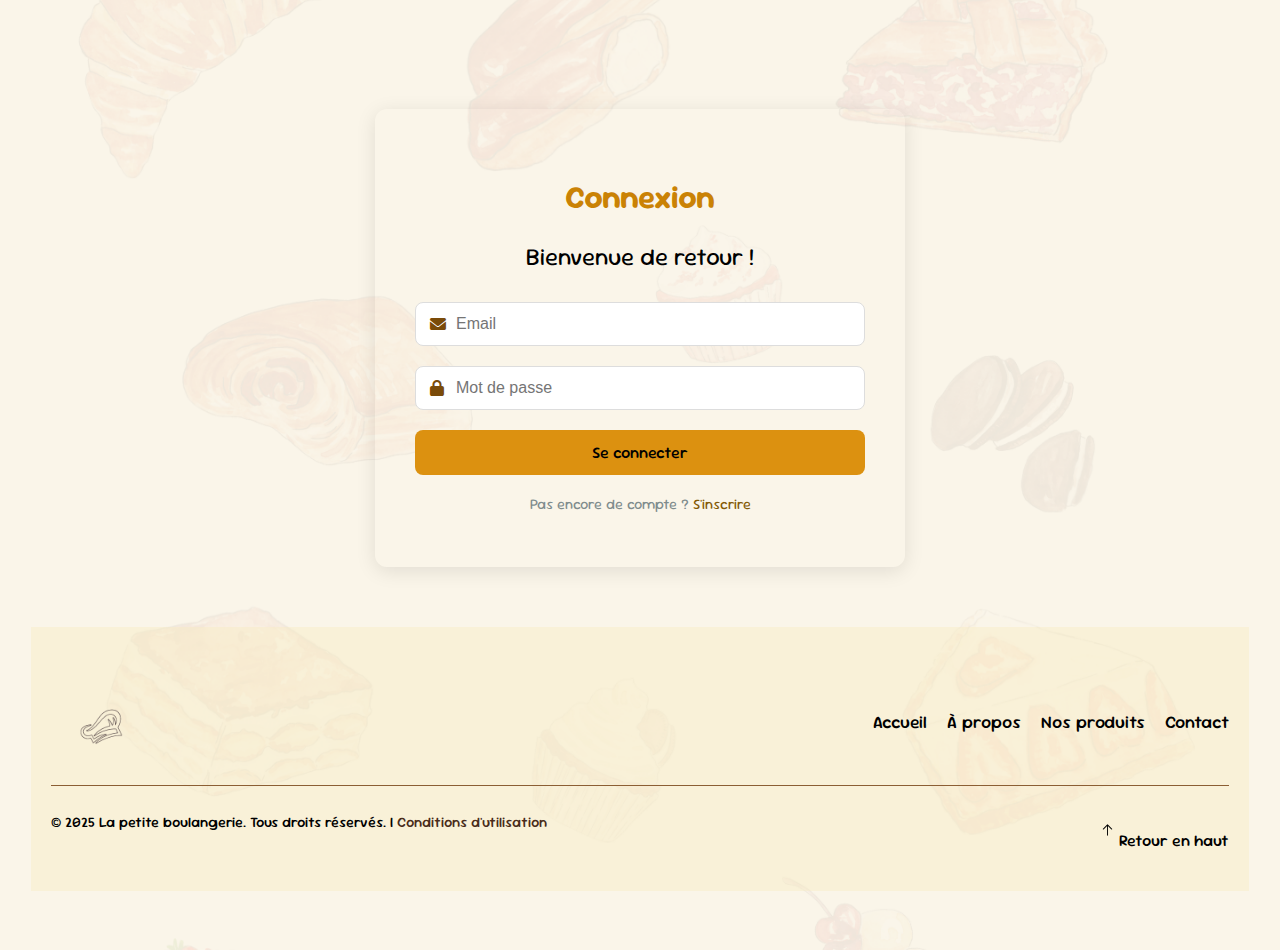
<file: Pages/Connexion_Us_&_Inscription/Connexion.html>
<!DOCTYPE html>
<html lang="fr">
<head>
    <meta charset="UTF-8">
    <meta name="viewport" content="width=device-width, initial-scale=1.0">
    <title>Connexion</title>
    <link rel="stylesheet" href="./Connexion_Us_&_Inscription_CSS/Connexion.css">
    <link rel="stylesheet" href="https://cdnjs.cloudflare.com/ajax/libs/font-awesome/6.0.0-beta3/css/all.min.css">
</head>
<body>
    <div class="auth-container">
        <div class="auth-form">
            <div class="auth-header">
                <h2>Connexion</h2>
                <p>Bienvenue de retour !</p>
            </div>
            <form id="login-form">
                <!-- Email -->
                <div class="input-group">
                    <div class="input-icon">
                        <i class="fas fa-envelope"></i>
                        <input type="email" id="email" name="email" placeholder="Email" required>
                    </div>
                </div>

                
                <div class="input-group">
                    <div class="input-icon">
                        <i class="fas fa-lock"></i>
                        <input type="password" id="password" name="password" placeholder="Mot de passe" required>
                    </div>
                </div>

                
                <button type="submit" class="auth-button">Se connecter</button>
            </form>

           
            <p class="auth-link">Pas encore de compte ? <a href="./Page_Inscription/Inscription.html">S'inscrire</a></p>
        </div>
    </div>
    <footer class="footer">
        <div class="footer-top">
            <div class="footer-column logo">
                <img src="../Nos_Produits/Animation_&_System_JS/Images_For_JS_Animations/Logo_Bakery_Mini.png" alt="Logo" class="footer-logo logo" />
            </div>
            <div class="footer-column quick-links">
                <ul class="quick-links-row">
                    <li><a href="../../index.html">Accueil</a></li>
                    <li><a href="#">À propos</a></li>
                    <li><a href="./Nos_Produits.html">Nos produits</a></li>
                    <li><a href="../Contact_Us/Contact_Us.html">Contact</a></li>
                </ul>
            </div>
        </div>
        <hr class="footer-divider" />
        <div class="footer-bottom">
            <div class="footer-bottom-left">
                <p>
                    © 2025 La petite boulangerie. Tous droits réservés. |
                    <a href="#">Conditions d'utilisation</a>
                </p>
            </div>
            <div class="footer-bottom-right">
                <a href="#top" class="back-to-top">
                    <svg class="arrow" xmlns="http://www.w3.org/2000/svg" width="32" height="32" fill="#000000" viewBox="0 0 256 256">
                        <path d="M205.66,117.66a8,8,0,0,1-11.32,0L136,59.31V216a8,8,0,0,1-16,0V59.31L61.66,117.66a8,8,0,0,1-11.32-11.32l72-72a8,8,0,0,1,11.32,0l72,72A8,8,0,0,1,205.66,117.66Z"></path>
                    </svg>
                    Retour en haut
                </a>
            </div>
        </div>
    </footer>
    <script src="./Connexion_Us_&_Inscription_JSS/Connexion.js"></script>
</body>
</html>
</file>
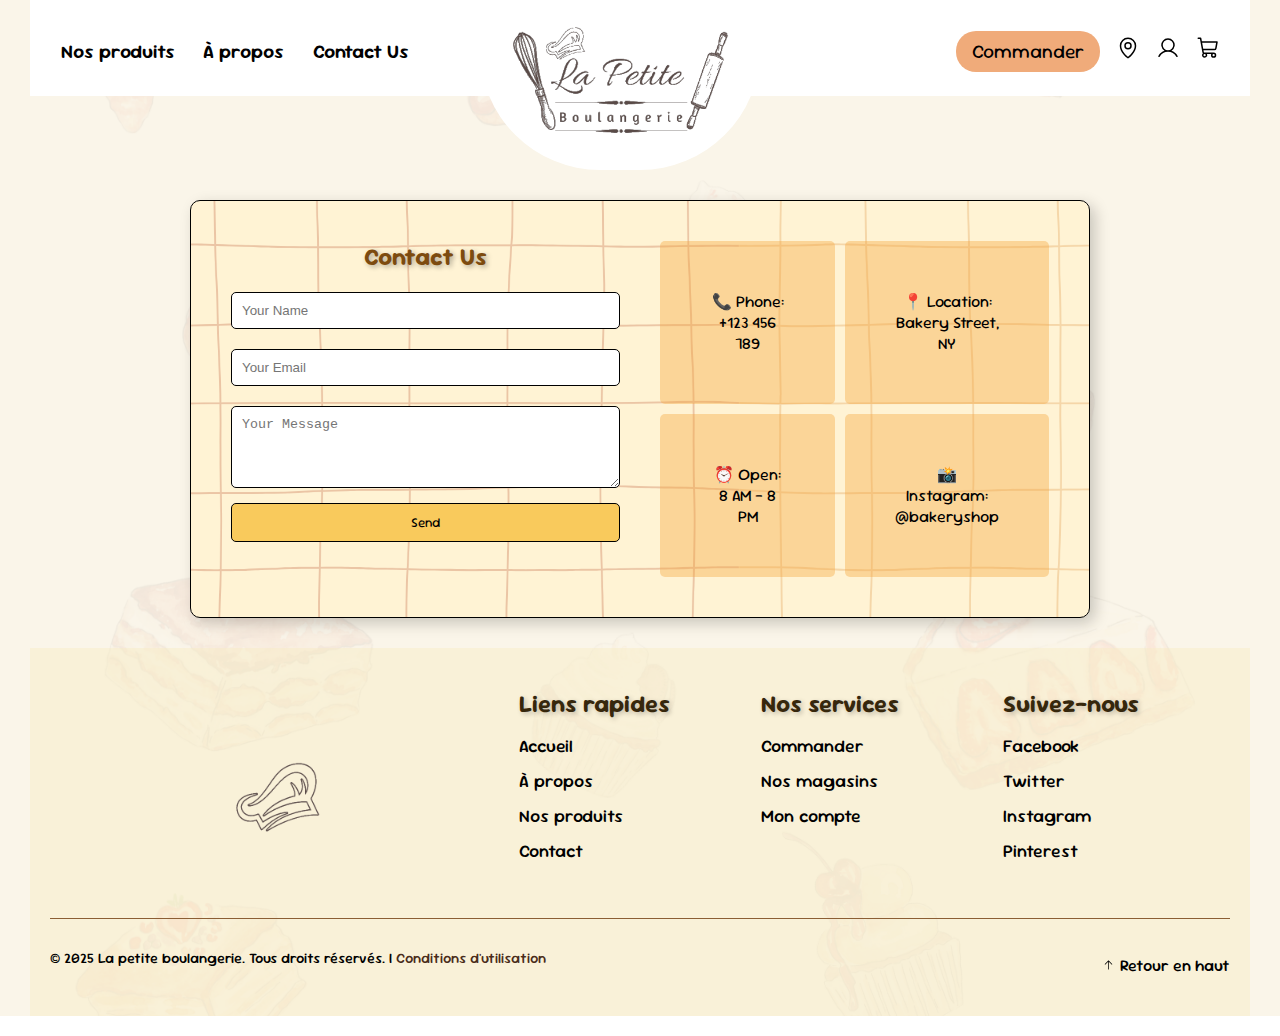
<file: Pages/Contact_Us/Contact_Us.html>
<!DOCTYPE html>
<html lang="en">

<head>
    <meta charset="UTF-8">
    <meta name="viewport" content="width=device-width, initial-scale=1.0">
    <title>Contact Us</title>
    <link rel="stylesheet" href="./Design_CSS_&_Background/Contact_Us.css">
    <link rel="stylesheet" href="./Design_CSS_&_Background/Navigation_Bar_&_Footer.css">
</head>

<body>
    <header>
        <nav class="navbar">
            <div class="toggle-big toggle">
                <svg xmlns="http://www.w3.org/2000/svg" width="32" height="32" fill="#000000" viewBox="0 0 256 256">
                    <path
                        d="M224,128a8,8,0,0,1-8,8H40a8,8,0,0,1,0-16H216A8,8,0,0,1,224,128ZM40,72H216a8,8,0,0,0,0-16H40a8,8,0,0,0,0,16ZM216,184H40a8,8,0,0,0,0,16H216a8,8,0,0,0,0-16Z">
                    </path>
                </svg>
            </div>
            <div class="nav-left">
                <ul class="links">
                    <li><a href="../Nos_Produits/Nos_Produits.html">Nos produits</a></li>
                    <li><a href="#">À propos</a></li>
                    <li><a href="./Contact_Us.html">Contact Us</a></li>

                </ul>
            </div>
            </div>
            <div class="nav-center">
                <img src="./Images_For_JS_Animations/Logo_Bakery_Full.PNG" alt="logo"
                    class="nav-logo-full logo" />
            </div>
            <div class="nav-right">
                <a href="#"><button class="action_btn notcart">Commander</button></a>
                <a href="#" class="nav-icon notcart"><svg xmlns="http://www.w3.org/2000/svg" width="20" height="20"
                        fill="#000000" viewBox="0 0 256 256">
                        <path
                            d="M128,64a40,40,0,1,0,40,40A40,40,0,0,0,128,64Zm0,64a24,24,0,1,1,24-24A24,24,0,0,1,128,128Zm0-112a88.1,88.1,0,0,0-88,88c0,31.4,14.51,64.68,42,96.25a254.19,254.19,0,0,0,41.45,38.3,8,8,0,0,0,9.18,0A254.19,254.19,0,0,0,174,200.25c27.45-31.57,42-64.85,42-96.25A88.1,88.1,0,0,0,128,16Zm0,206c-16.53-13-72-60.75-72-118a72,72,0,0,1,144,0C200,161.23,144.53,209,128,222Z">
                        </path>
                    </svg></a>
                <a href="#" class="nav-icon notcart"><svg xmlns="http://www.w3.org/2000/svg" width="20" height="20"
                        fill="#000000" viewBox="0 0 256 256">
                        <path
                            d="M230.92,212c-15.23-26.33-38.7-45.21-66.09-54.16a72,72,0,1,0-73.66,0C63.78,166.78,40.31,185.66,25.08,212a8,8,0,1,0,13.85,8c18.84-32.56,52.14-52,89.07-52s70.23,19.44,89.07,52a8,8,0,1,0,13.85-8ZM72,96a56,56,0,1,1,56,56A56.06,56.06,0,0,1,72,96Z">
                        </path>
                    </svg></a>
                <a href="#" class="nav-icon cart"><svg xmlns="http://www.w3.org/2000/svg" width="20" height="20"
                        fill="#000000" viewBox="0 0 256 256">
                        <path
                            d="M230.14,58.87A8,8,0,0,0,224,56H62.68L56.6,22.57A8,8,0,0,0,48.73,16H24a8,8,0,0,0,0,16h18L67.56,172.29a24,24,0,0,0,5.33,11.27,28,28,0,1,0,44.4,8.44h45.42A27.75,27.75,0,0,0,160,204a28,28,0,1,0,28-28H91.17a8,8,0,0,1-7.87-6.57L80.13,152h116a24,24,0,0,0,23.61-19.71l12.16-66.86A8,8,0,0,0,230.14,58.87ZM104,204a12,12,0,1,1-12-12A12,12,0,0,1,104,204Zm96,0a12,12,0,1,1-12-12A12,12,0,0,1,200,204Zm4-74.57A8,8,0,0,1,196.1,136H77.22L65.59,72H214.41Z">
                        </path>
                    </svg></a>
            </div>
        </nav>
        <nav class="navbar-sticky">
            <div class="toggle-sticky toggle">
                <svg xmlns="http://www.w3.org/2000/svg" width="32" height="32" fill="#000000" viewBox="0 0 256 256">
                    <path
                        d="M224,128a8,8,0,0,1-8,8H40a8,8,0,0,1,0-16H216A8,8,0,0,1,224,128ZM40,72H216a8,8,0,0,0,0-16H40a8,8,0,0,0,0,16ZM216,184H40a8,8,0,0,0,0,16H216a8,8,0,0,0,0-16Z">
                    </path>
                </svg>
            </div>
            <div class="nav-left">
                <ul class="links">
                    <li><a href="../Nos_Produits/Nos_Produits.html">Nos produits</a></li>
                    <li><a href="#">À propos</a></li>
                    <li><a href="../Contact_Us/Contact_Us.html">Contact</a></li>
                </ul>
            </div>
            <div class="nav-center mini">
                <img src="./Images_For_JS_Animations/Logo_Bakery_Mini.png" alt="logo"
                    class="nav-logo-mini logo" />
            </div>
            <div class="nav-right">
                <a href="../Nos_Produits/Nos_Produits.html"><button class="action_btn notcart">Commander</button></a>
                <a href="#" class="nav-icon notcart"><svg xmlns="http://www.w3.org/2000/svg" width="20" height="20"
                        fill="#000000" viewBox="0 0 256 256">
                        <path
                            d="M128,64a40,40,0,1,0,40,40A40,40,0,0,0,128,64Zm0,64a24,24,0,1,1,24-24A24,24,0,0,1,128,128Zm0-112a88.1,88.1,0,0,0-88,88c0,31.4,14.51,64.68,42,96.25a254.19,254.19,0,0,0,41.45,38.3,8,8,0,0,0,9.18,0A254.19,254.19,0,0,0,174,200.25c27.45-31.57,42-64.85,42-96.25A88.1,88.1,0,0,0,128,16Zm0,206c-16.53-13-72-60.75-72-118a72,72,0,0,1,144,0C200,161.23,144.53,209,128,222Z">
                        </path>
                    </svg></a>
                <a href="../Connexion_Us_&_Inscription/Connexion.html" class="nav-icon notcart"><svg xmlns="http://www.w3.org/2000/svg" width="20" height="20"
                        fill="#000000" viewBox="0 0 256 256">
                        <path
                            d="M230.92,212c-15.23-26.33-38.7-45.21-66.09-54.16a72,72,0,1,0-73.66,0C63.78,166.78,40.31,185.66,25.08,212a8,8,0,1,0,13.85,8c18.84-32.56,52.14-52,89.07-52s70.23,19.44,89.07,52a8,8,0,1,0,13.85-8ZM72,96a56,56,0,1,1,56,56A56.06,56.06,0,0,1,72,96Z">
                        </path>
                    </svg></a>
                <a href="#" class="nav-icon cart"><svg xmlns="http://www.w3.org/2000/svg" width="20" height="20"
                        fill="#000000" viewBox="0 0 256 256">
                        <path
                            d="M230.14,58.87A8,8,0,0,0,224,56H62.68L56.6,22.57A8,8,0,0,0,48.73,16H24a8,8,0,0,0,0,16h18L67.56,172.29a24,24,0,0,0,5.33,11.27,28,28,0,1,0,44.4,8.44h45.42A27.75,27.75,0,0,0,160,204a28,28,0,1,0,28-28H91.17a8,8,0,0,1-7.87-6.57L80.13,152h116a24,24,0,0,0,23.61-19.71l12.16-66.86A8,8,0,0,0,230.14,58.87ZM104,204a12,12,0,1,1-12-12A12,12,0,0,1,104,204Zm96,0a12,12,0,1,1-12-12A12,12,0,0,1,200,204Zm4-74.57A8,8,0,0,1,196.1,136H77.22L65.59,72H214.41Z">
                        </path>
                    </svg></a>
            </div>
        </nav>
        <div class="dropdown_menu open">
            <li><a href="../Nos_Produits/Nos_Produits.html">Nos produits</a></li>
            <li><a href="#">À propos</a></li>
            <li><a href="./Contact_Us.html">Contact</a></li>
            <li><a href="../Nos_Produits/Nos_Produits.html">Nos magasins</a></li>
            <li><a href="../Connexion_Us_&_Inscription/Page_Inscription/Inscription.html">S'inscrire</a></li>
            <a href="../Nos_Produits/Nos_Produits.html"><button class="action_btn">Commander</button></a>
        </div>
    </header>
    <div class="nav-center">
        <div class="half-circle"></div>
    </div>
    <div class="container">
        <div class="contact-form">
            <h2>Contact Us</h2>
            <form>
                <input type="text" placeholder="Your Name" required>
                <input type="email" placeholder="Your Email" required>
                <textarea rows="4" placeholder="Your Message" required></textarea>
                <button type="submit">Send</button>
            </form>
        </div>

        
        <div class="info-grid">
            <div class="info-box">📞 Phone: +123 456 789</div>
            <div class="info-box">📍 Location: Bakery Street, NY</div>
            <div class="info-box">⏰ Open: 8 AM - 8 PM</div>
            <div class="info-box">📸 Instagram: @bakeryshop</div>
        </div>
    </div>
    <footer class="footer">
        <div class="footer-top">
            <div class="footer-column logo">
                <img src="./Images_For_JS_Animations/Logo_Bakery_Mini.png" alt="Logo"
                    class="footer-logo logo" />
            </div>
            <div class="footer-column quick-links">
                <h3>Liens rapides</h3>
                <ul>
                    <li><a href="../../index.html">Accueil</a></li>
                    <li><a href="#">À propos</a></li>
                    <li><a href="../Nos_Produits/Nos_Produits.html">Nos produits</a></li>
                    <li><a href="./Contact_Us.html">Contact</a></li>
                </ul>
            </div>
            <div class="footer-column cta-links">
                <h3>Nos services</h3>
                <ul>
                    <li><a href="../Nos_Produits/Nos_Produits.html">Commander</a></li>
                    <li><a href="../Nos_Produits/Nos_Produits.html">Nos magasins</a></li>
                    <li><a href="../Connexion_Us_&_Inscription/Connexion.html">Mon compte</a></li>
                </ul>
            </div>
            <div class="footer-column socials">
                <h3>Suivez-nous</h3>
                <ul>
                    <li><a href="#">Facebook</a></li>
                    <li><a href="#">Twitter</a></li>
                    <li><a href="#">Instagram</a></li>
                    <li><a href="#">Pinterest</a></li>
                </ul>
            </div>
        </div>
        <hr class="footer-divider" />
        <div class="footer-bottom">
            <div class="footer-bottom-left">
                <p>
                    © 2025 La petite boulangerie. Tous droits réservés. |
                    <a href="#">Conditions d'utilisation</a>
                </p>
            </div>
            <div class="footer-bottom-right">
                <a href="#top" class="back-to-top"><svg class="arrow" xmlns="http://www.w3.org/2000/svg" width="32"
                        height="32" fill="#000000" viewBox="0 0 256 256">
                        <path
                            d="M205.66,117.66a8,8,0,0,1-11.32,0L136,59.31V216a8,8,0,0,1-16,0V59.31L61.66,117.66a8,8,0,0,1-11.32-11.32l72-72a8,8,0,0,1,11.32,0l72,72A8,8,0,0,1,205.66,117.66Z">
                        </path>
                    </svg>
                    Retour en haut</a>
            </div>
        </div>
    </footer>
    <script src="./Animation_JS/Contact_Us.js"></script>
</body>

</html>
</file>
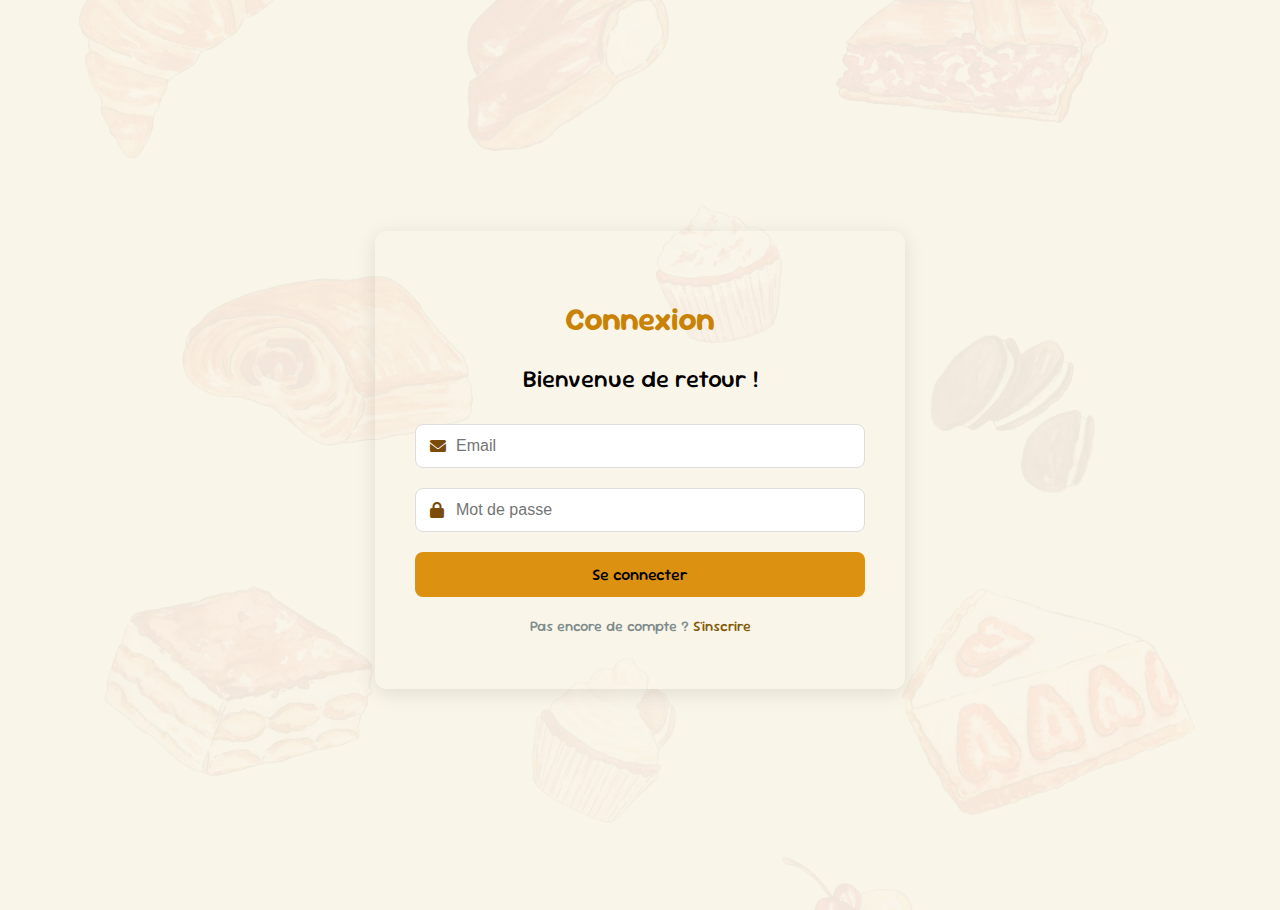
<file: Pages/Contacts_Us_&_Inscription/Connexion.html>
<!DOCTYPE html>
<html lang="fr">
<head>
    <meta charset="UTF-8">
    <meta name="viewport" content="width=device-width, initial-scale=1.0">
    <title>Connexion</title>
    <link rel="stylesheet" href="./Connexion_Us_&_Inscription_CSS/Connexion.css">
    <link rel="stylesheet" href="https://cdnjs.cloudflare.com/ajax/libs/font-awesome/6.0.0-beta3/css/all.min.css">
</head>
<body>
    <div class="auth-container">
        <div class="auth-form">
            <div class="auth-header">
                <h2>Connexion</h2>
                <p>Bienvenue de retour !</p>
            </div>
            <form id="login-form">
                <!-- Email -->
                <div class="input-group">
                    <div class="input-icon">
                        <i class="fas fa-envelope"></i>
                        <input type="email" id="email" name="email" placeholder="Email" required>
                    </div>
                </div>

                <!-- Mot de passe -->
                <div class="input-group">
                    <div class="input-icon">
                        <i class="fas fa-lock"></i>
                        <input type="password" id="password" name="password" placeholder="Mot de passe" required>
                    </div>
                </div>

                <!-- Bouton de connexion -->
                <button type="submit" class="auth-button">Se connecter</button>
            </form>

           
            <p class="auth-link">Pas encore de compte ? <a href="./Page_Inscription/Inscription.html">S'inscrire</a></p>
        </div>
    </div>

    <script src="./Connexion_Us_&_Inscription_JSS/Connexion.js"></script>
</body>
</html>
</file>
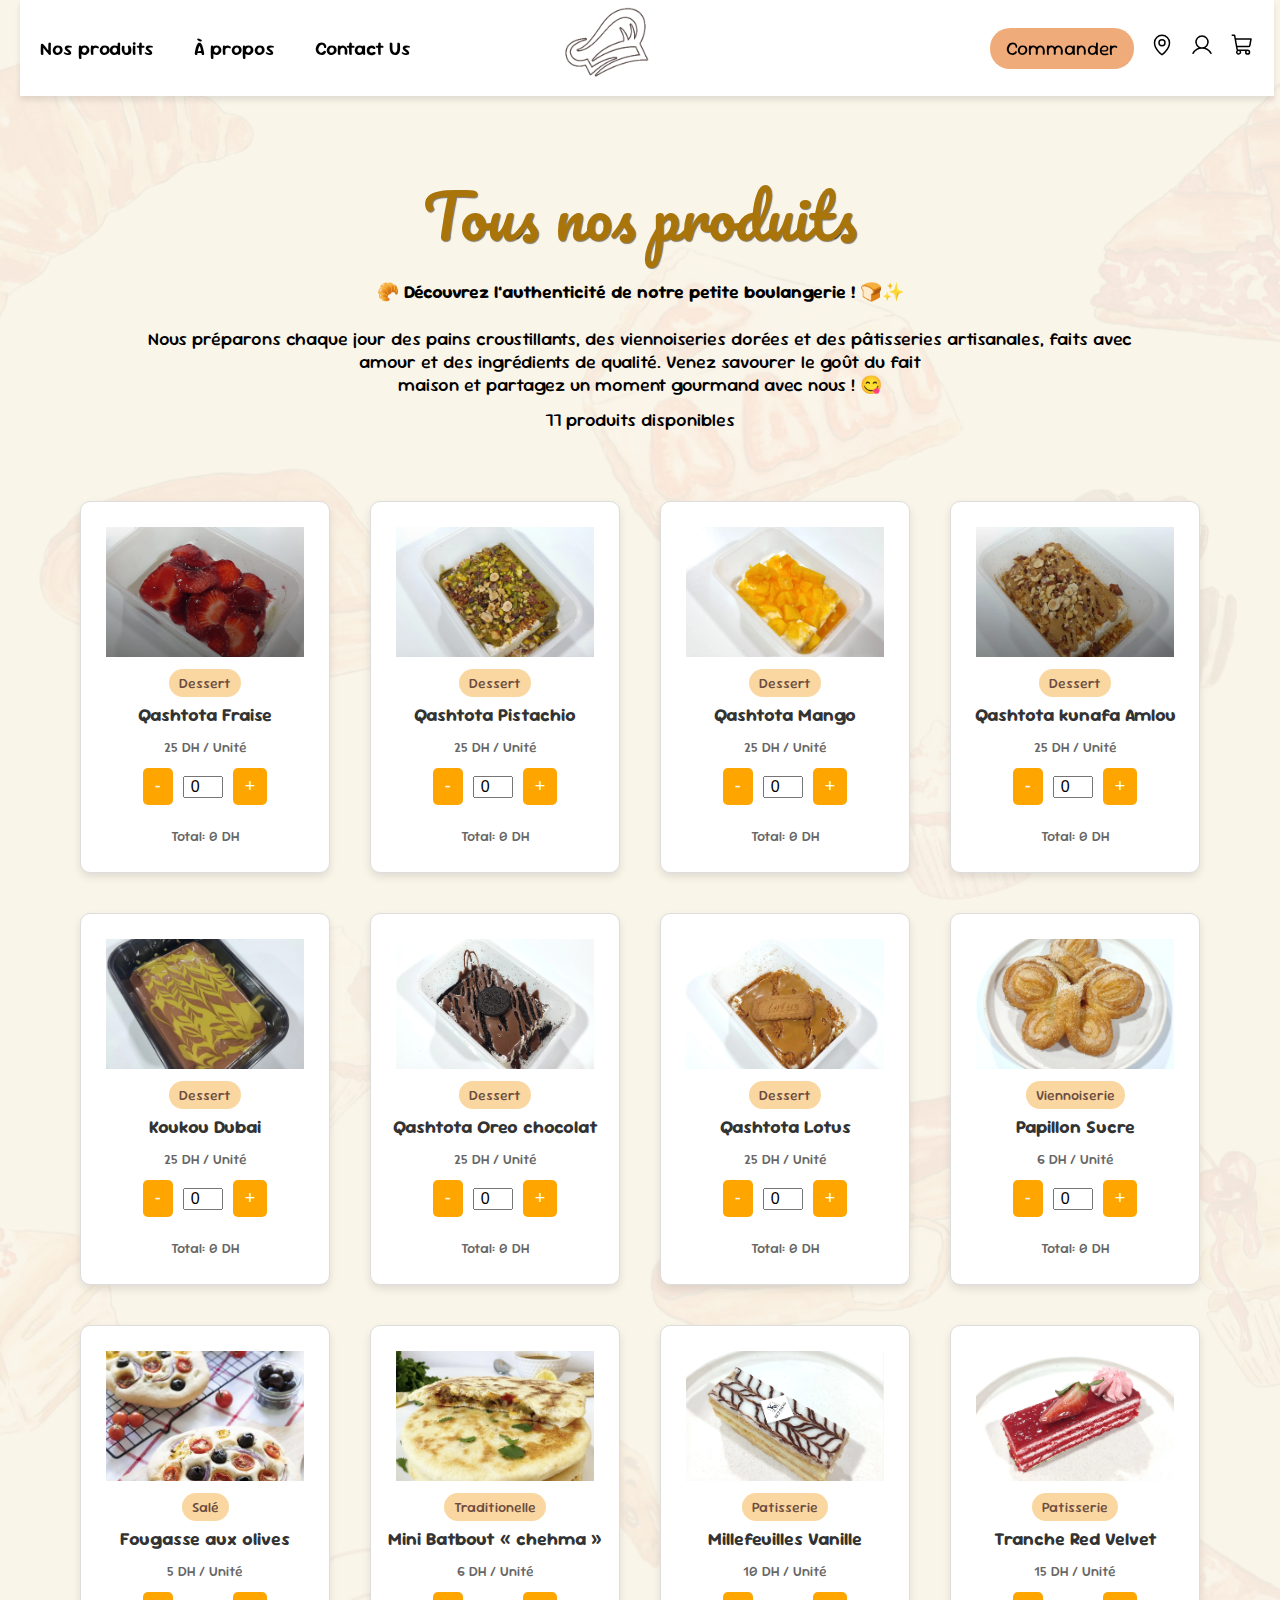
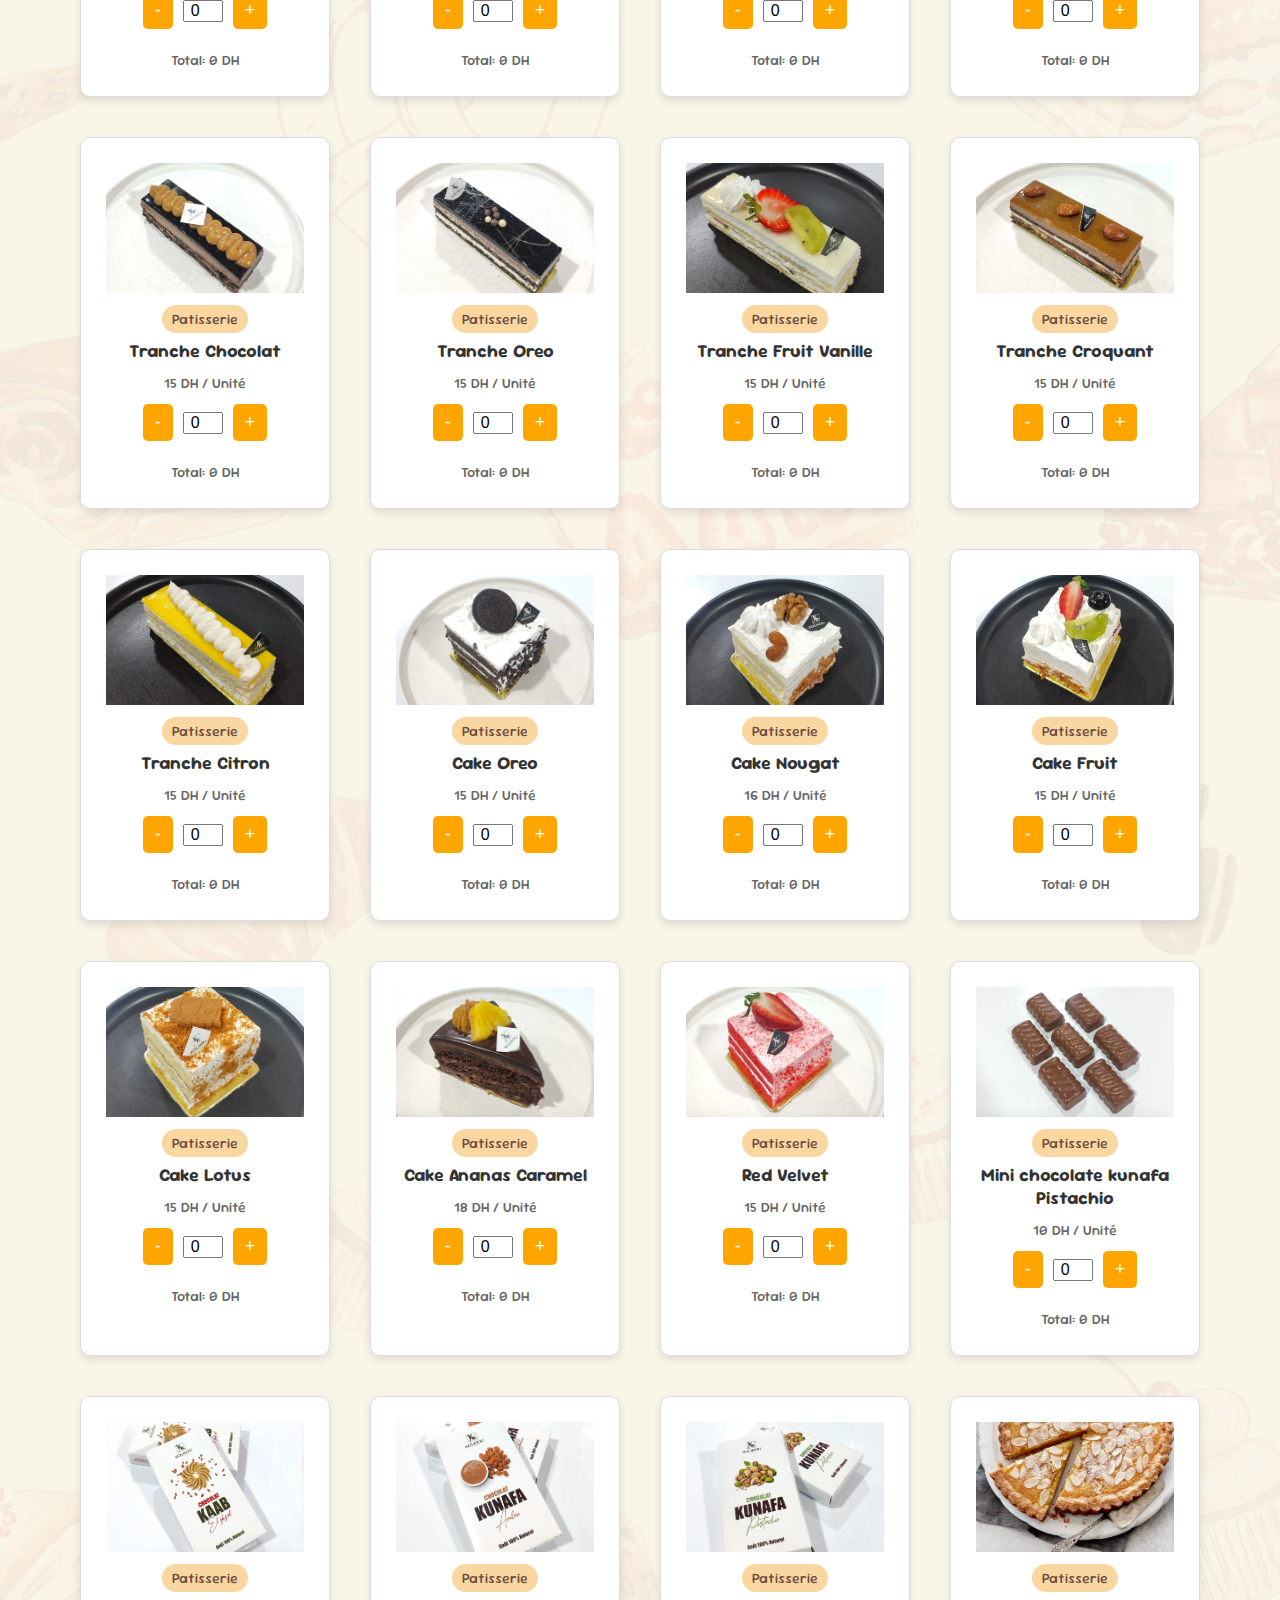
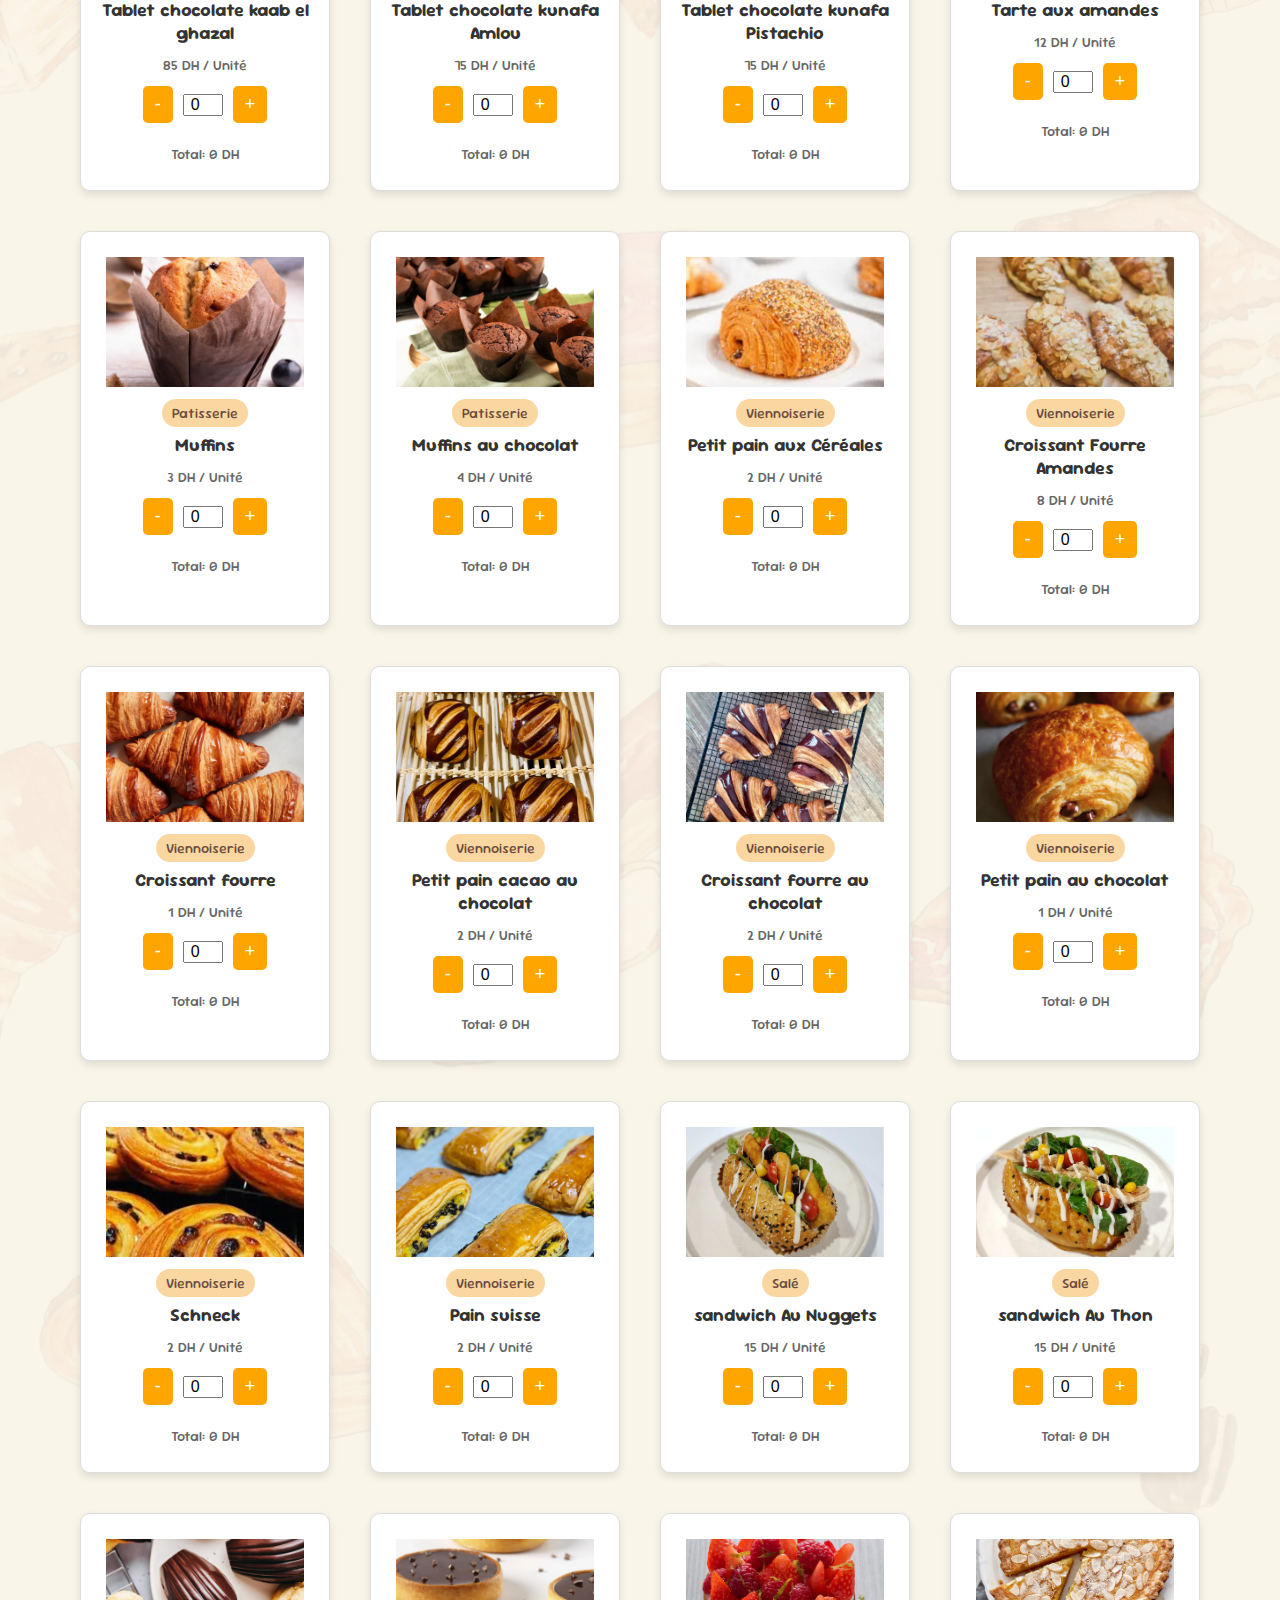
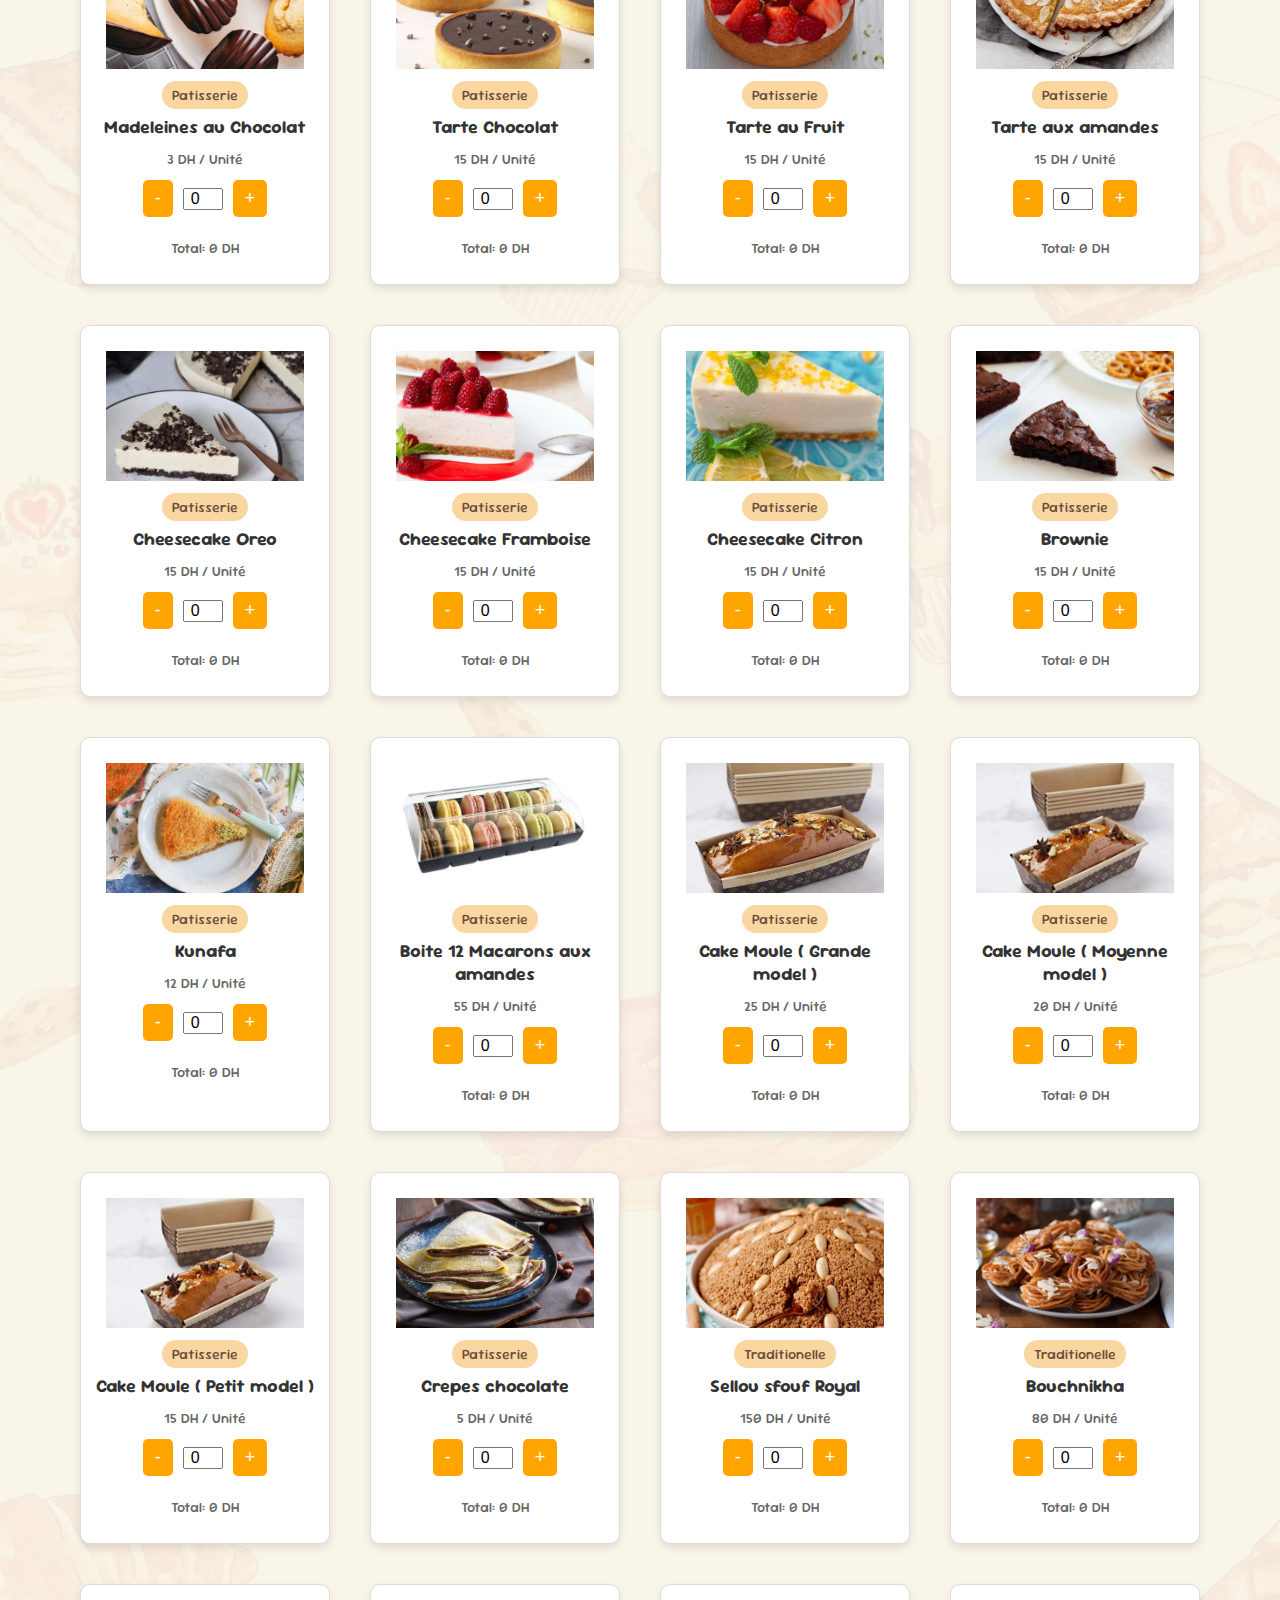
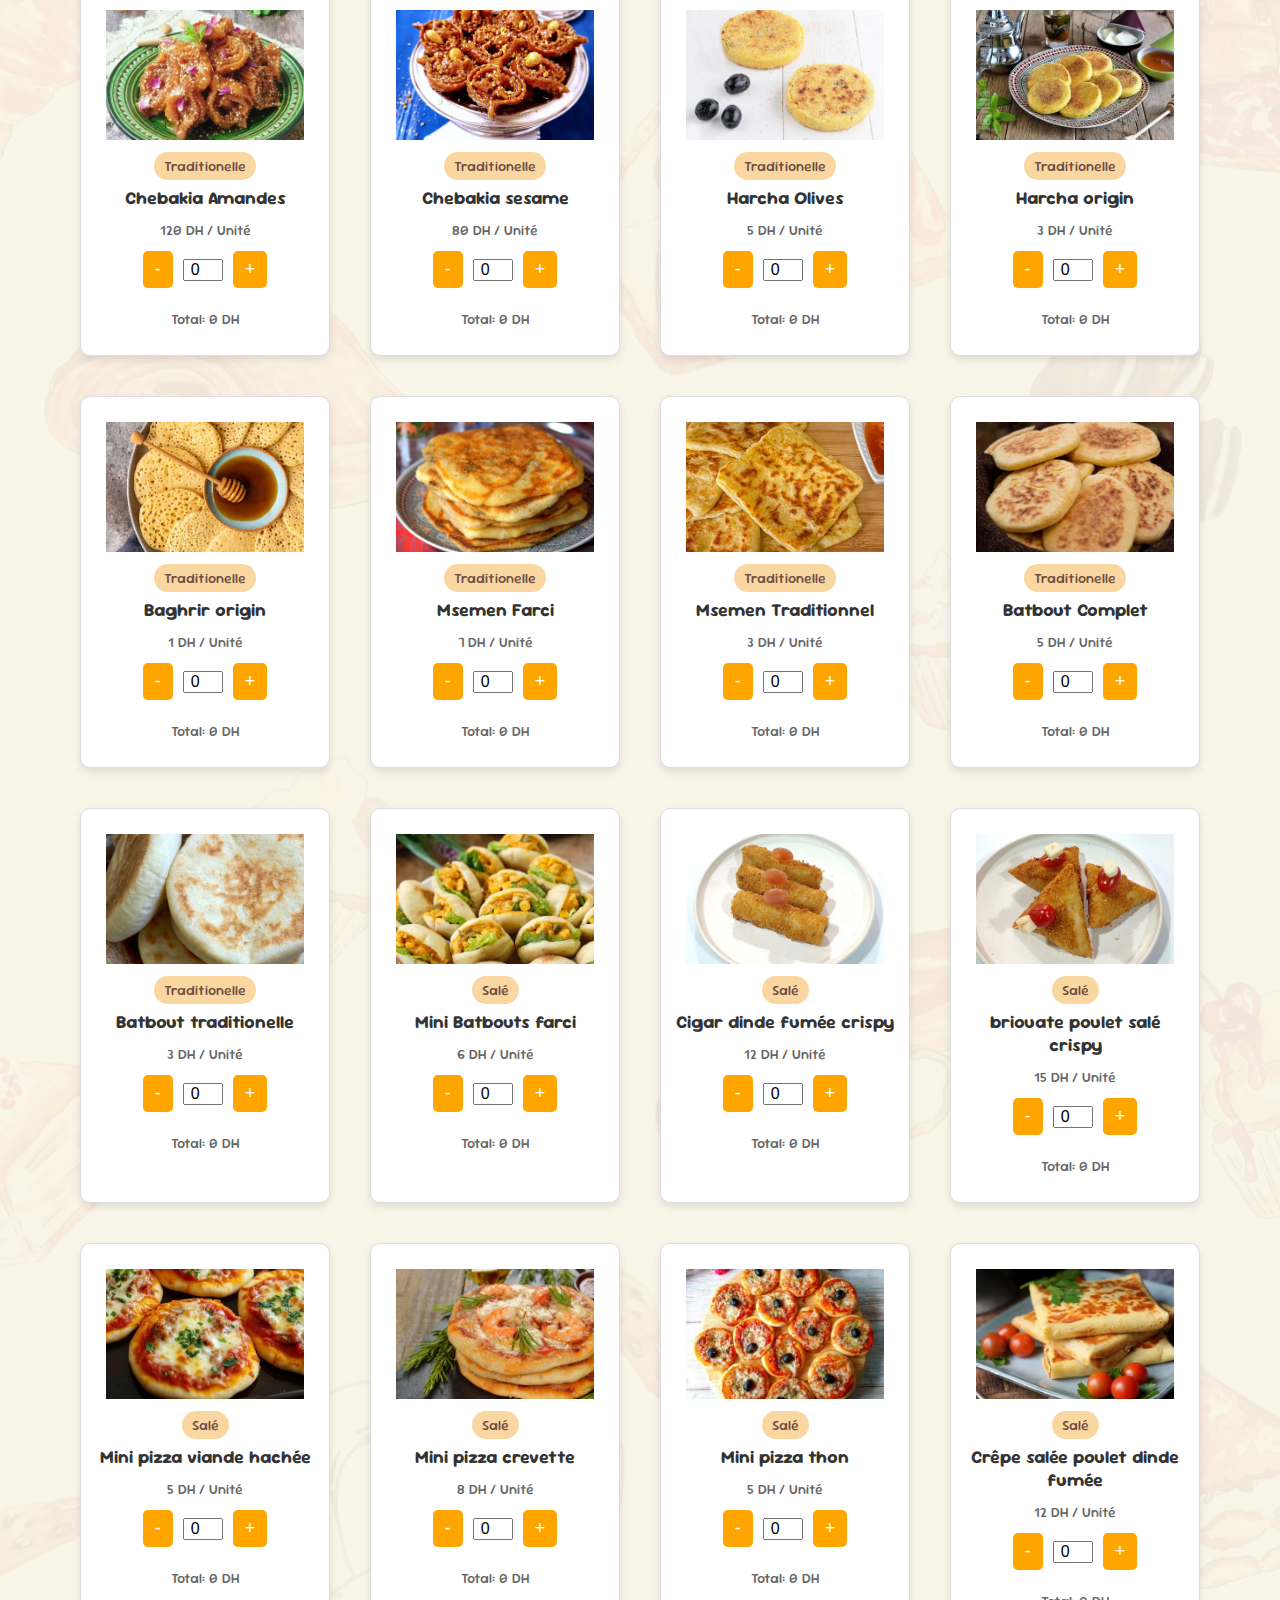
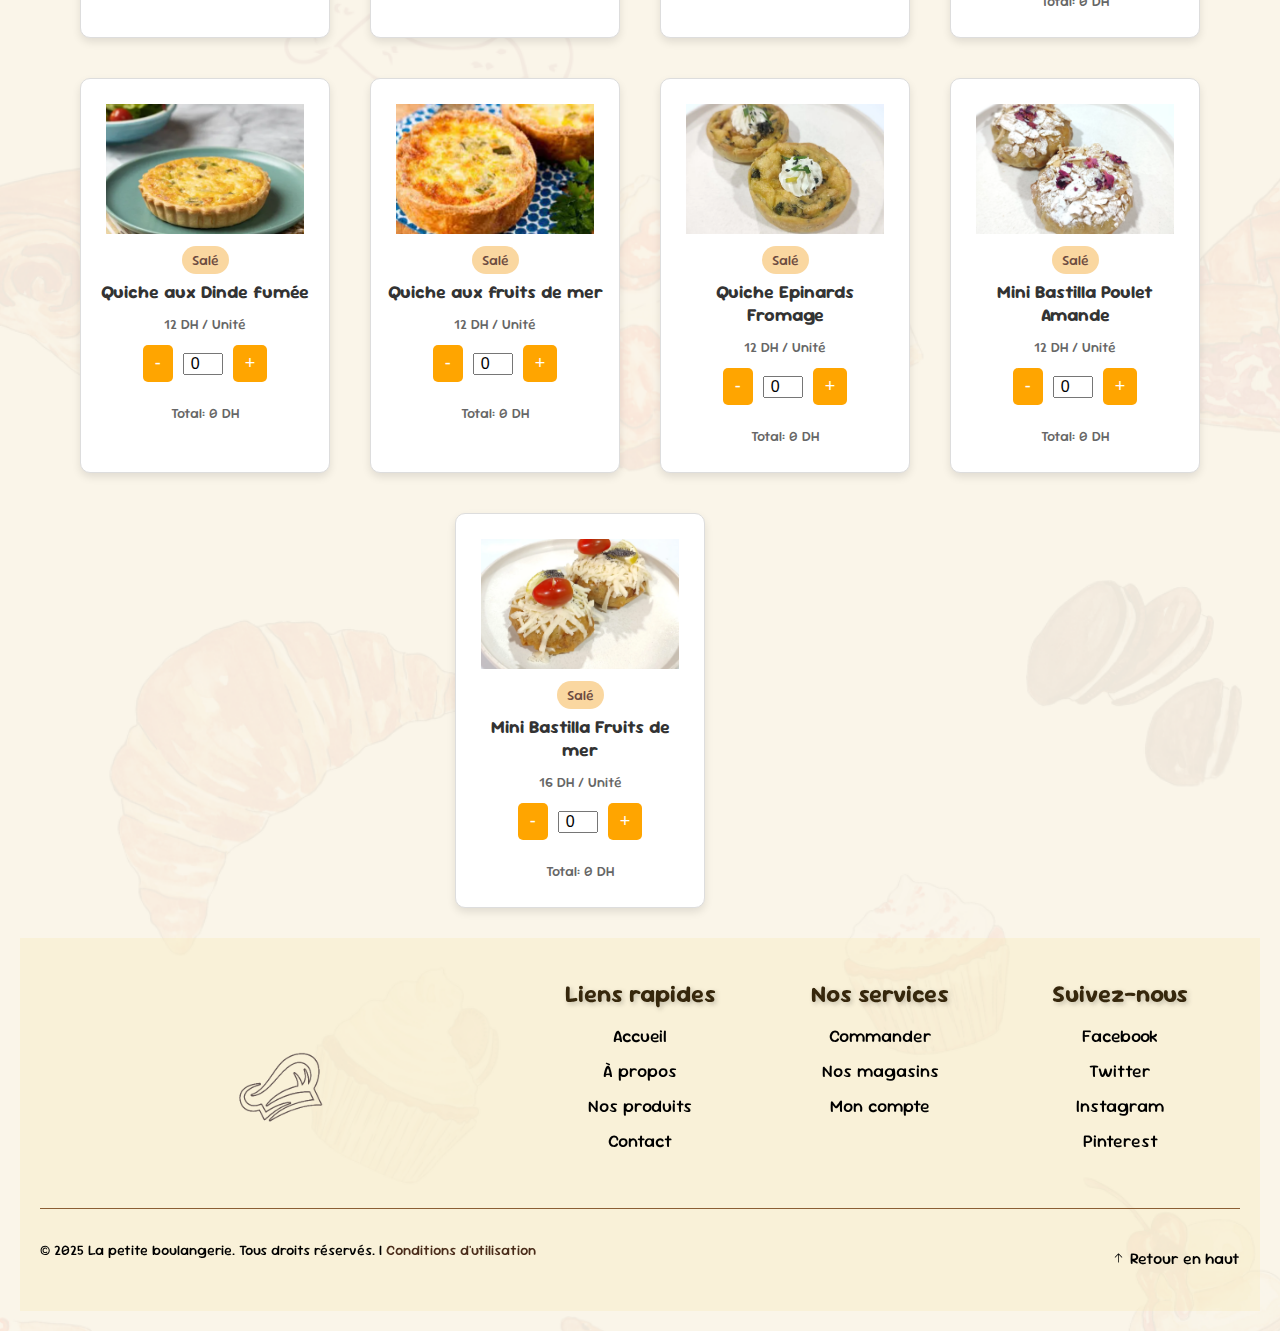
<file: Pages/Nos_Produits/Nos_Produits.html>
<!DOCTYPE html>
<html lang="fr">
<head>
    <meta charset="UTF-8">
    <meta name="viewport" content="width=device-width, initial-scale=1.0">
    <title>Nos Produits</title>
    <link rel="stylesheet" href="./Design_CSS/Global_Nos_Produits.css">
    <link rel="stylesheet" href="./Design_CSS/Nos_Produits.css">
</head>
<body>
    <header>
        <nav class="navbar">
            <div class="toggle-big toggle">
                <svg xmlns="http://www.w3.org/2000/svg" width="32" height="32" fill="#000000" viewBox="0 0 256 256">
                    <path
                        d="M224,128a8,8,0,0,1-8,8H40a8,8,0,0,1,0-16H216A8,8,0,0,1,224,128ZM40,72H216a8,8,0,0,0,0-16H40a8,8,0,0,0,0,16ZM216,184H40a8,8,0,0,0,0,16H216a8,8,0,0,0,0-16Z">
                    </path>
                </svg>
            </div>
            <div class="nav-left">
                <ul class="links">
                    <li><a href="./Nos_Produits.html">Nos produits</a></li>
                    <li><a href="#">À propos</a></li>
                    <li><a href="../Contact_Us/Contact_Us.html">Contact Us</a></li>
                </ul>
                <script>
                    window.onload = function() {
                        window.scrollTo(0, 0);
                    };
                    window.onbeforeunload = function () {
                        window.scrollTo(0, 0);
                    };
                </script>
            </div>
            </div>
            <div class="nav-center">
                <img src="./Animation_&_System_JS/Images_For_JS_Animations/Logo_Bakery_Mini.png" alt="logo" class="nav-logo-full logo" />
            </div>
            <div class="nav-right">
                <a href="./Nos_Produits.html"><button class="action_btn notcart">Commander</button></a>
                <a href="" class="nav-icon notcart"><svg xmlns="http://www.w3.org/2000/svg" width="20" height="20"
                        fill="#000000" viewBox="0 0 256 256">
                        <path
                            d="M128,64a40,40,0,1,0,40,40A40,40,0,0,0,128,64Zm0,64a24,24,0,1,1,24-24A24,24,0,0,1,128,128Zm0-112a88.1,88.1,0,0,0-88,88c0,31.4,14.51,64.68,42,96.25a254.19,254.19,0,0,0,41.45,38.3,8,8,0,0,0,9.18,0A254.19,254.19,0,0,0,174,200.25c27.45-31.57,42-64.85,42-96.25A88.1,88.1,0,0,0,128,16Zm0,206c-16.53-13-72-60.75-72-118a72,72,0,0,1,144,0C200,161.23,144.53,209,128,222Z">
                        </path>
                    </svg></a>
                <a href="../Connexion_Us_&_Inscription/Connexion.html" class="nav-icon notcart"><svg xmlns="http://www.w3.org/2000/svg" width="20" height="20"
                        fill="#000000" viewBox="0 0 256 256">
                        <path
                            d="M230.92,212c-15.23-26.33-38.7-45.21-66.09-54.16a72,72,0,1,0-73.66,0C63.78,166.78,40.31,185.66,25.08,212a8,8,0,1,0,13.85,8c18.84-32.56,52.14-52,89.07-52s70.23,19.44,89.07,52a8,8,0,1,0,13.85-8ZM72,96a56,56,0,1,1,56,56A56.06,56.06,0,0,1,72,96Z">
                        </path>
                    </svg></a>
                <a href="#" class="nav-icon cart"><svg xmlns="http://www.w3.org/2000/svg" width="20" height="20"
                        fill="#000000" viewBox="0 0 256 256">
                        <path
                            d="M230.14,58.87A8,8,0,0,0,224,56H62.68L56.6,22.57A8,8,0,0,0,48.73,16H24a8,8,0,0,0,0,16h18L67.56,172.29a24,24,0,0,0,5.33,11.27,28,28,0,1,0,44.4,8.44h45.42A27.75,27.75,0,0,0,160,204a28,28,0,1,0,28-28H91.17a8,8,0,0,1-7.87-6.57L80.13,152h116a24,24,0,0,0,23.61-19.71l12.16-66.86A8,8,0,0,0,230.14,58.87ZM104,204a12,12,0,1,1-12-12A12,12,0,0,1,104,204Zm96,0a12,12,0,1,1-12-12A12,12,0,0,1,200,204Zm4-74.57A8,8,0,0,1,196.1,136H77.22L65.59,72H214.41Z">
                        </path>
                    </svg></a>
            </div>
        </nav>
        <nav class="navbar-sticky">
            <div class="toggle-sticky toggle">
                <svg xmlns="http://www.w3.org/2000/svg" width="32" height="32" fill="#000000" viewBox="0 0 256 256">
                    <path
                        d="M224,128a8,8,0,0,1-8,8H40a8,8,0,0,1,0-16H216A8,8,0,0,1,224,128ZM40,72H216a8,8,0,0,0,0-16H40a8,8,0,0,0,0,16ZM216,184H40a8,8,0,0,0,0,16H216a8,8,0,0,0,0-16Z">
                    </path>
                </svg>
            </div>
            <<nav class="category-nav">
                <ul class="nav-list">
                    <li><a href="#" class="active" data-filter="all">Tous les produits</a></li>
                    <li><a href="#" data-filter="Salé">Salé</a></li>
                    <li><a href="#" data-filter="Patisserie">Pâtisserie</a></li>
                    <li><a href="#" data-filter="Dessert">Dessert</a></li>
                    <li><a href="#" data-filter="Traditionelle">Traditionelle</a></li>
                    <li><a href="#" data-filter="Viennoiserie">Viennoiserie</a></li>
                </ul>
            </nav>
            <div class="nav-center mini">
                <img src="./Animation_&_System_JS/Images_For_JS_Animations/Logo_Bakery_Mini.png" alt="logo" class="nav-logo-mini logo" />
            </div>
            <div class="nav-right">
                <a href="./Nos_Produits.html"><button class="action_btn notcart">Commander</button></a>
                <a href="" class="nav-icon notcart"><svg xmlns="http://www.w3.org/2000/svg" width="20" height="20"
                        fill="#000000" viewBox="0 0 256 256">
                        <path
                            d="M128,64a40,40,0,1,0,40,40A40,40,0,0,0,128,64Zm0,64a24,24,0,1,1,24-24A24,24,0,0,1,128,128Zm0-112a88.1,88.1,0,0,0-88,88c0,31.4,14.51,64.68,42,96.25a254.19,254.19,0,0,0,41.45,38.3,8,8,0,0,0,9.18,0A254.19,254.19,0,0,0,174,200.25c27.45-31.57,42-64.85,42-96.25A88.1,88.1,0,0,0,128,16Zm0,206c-16.53-13-72-60.75-72-118a72,72,0,0,1,144,0C200,161.23,144.53,209,128,222Z">
                        </path>
                    </svg></a>
                <a href="../Connexion_Us_&_Inscription/Connexion.html" class="nav-icon notcart"><svg xmlns="http://www.w3.org/2000/svg" width="20" height="20"
                        fill="#000000" viewBox="0 0 256 256">
                        <path
                            d="M230.92,212c-15.23-26.33-38.7-45.21-66.09-54.16a72,72,0,1,0-73.66,0C63.78,166.78,40.31,185.66,25.08,212a8,8,0,1,0,13.85,8c18.84-32.56,52.14-52,89.07-52s70.23,19.44,89.07,52a8,8,0,1,0,13.85-8ZM72,96a56,56,0,1,1,56,56A56.06,56.06,0,0,1,72,96Z">
                        </path>
                    </svg></a>
                <a href="#" class="nav-icon cart"><svg xmlns="http://www.w3.org/2000/svg" width="20" height="20"
                        fill="#000000" viewBox="0 0 256 256">
                        <path
                            d="M230.14,58.87A8,8,0,0,0,224,56H62.68L56.6,22.57A8,8,0,0,0,48.73,16H24a8,8,0,0,0,0,16h18L67.56,172.29a24,24,0,0,0,5.33,11.27,28,28,0,1,0,44.4,8.44h45.42A27.75,27.75,0,0,0,160,204a28,28,0,1,0,28-28H91.17a8,8,0,0,1-7.87-6.57L80.13,152h116a24,24,0,0,0,23.61-19.71l12.16-66.86A8,8,0,0,0,230.14,58.87ZM104,204a12,12,0,1,1-12-12A12,12,0,0,1,104,204Zm96,0a12,12,0,1,1-12-12A12,12,0,0,1,200,204Zm4-74.57A8,8,0,0,1,196.1,136H77.22L65.59,72H214.41Z">
                        </path>
                    </svg></a>
                   
            </div>
        </nav>
    </header>



    <div class="title_subtitle">
        <h1>Nos Produits</h1>
        <h4>🥐 Découvrez l’authenticité de notre petite boulangerie ! 🍞✨</h4>
        <p class="subtitle-2">Nous préparons chaque jour des pains croustillants, des viennoiseries dorées et des pâtisseries artisanales, faits avec <br> amour et des ingrédients de qualité. Venez savourer le goût du fait <br> maison et partagez un moment gourmand avec nous ! 😋</p>

    </div>
    <div class="container">
        <figure class="produit" data-name="Qashtota Fraise" data-tag="Dessert" data-price="25">
            <img src="./Images_Nos_Produits/Qashtota Fraise.png" class="product-image">
        </figure>
        <figure class="produit" data-name="Qashtota Pistachio" data-tag="Dessert" data-price="25">
            <img src="./Images_Nos_Produits/Qashtota Pistachio.png" class="product-image">
        </figure>
        <figure class="produit" data-name="Qashtota Mango" data-tag="Dessert" data-price="25">
            <img src="./Images_Nos_Produits/Qashtota Mango.png" class="product-image">
        </figure>
        <figure class="produit" data-name="Qashtota kunafa Amlou" data-tag="Dessert" data-price="25">
            <img src="./Images_Nos_Produits/Qashtota kunafa Amlou.png" class="product-image">
        </figure>
        <figure class="produit" data-name="Koukou Dubai" data-tag="Dessert" data-price="25">
            <img src="./Images_Nos_Produits/Koukou Dubai.png" class="product-image">
        </figure>
        <figure class="produit" data-name="Qashtota Oreo chocolat" data-tag="Dessert" data-price="25">
            <img src="./Images_Nos_Produits/Qashtota Oreo chocolat.png" class="product-image">
        </figure>
        <figure class="produit" data-name="Qashtota Lotus" data-tag="Dessert" data-price="25">
            <img src="./Images_Nos_Produits/Qashtota Lotus.png" class="product-image">
        </figure>
        <figure class="produit" data-name="Papillon Sucre" data-tag="Viennoiserie" data-price="6">
            <img src="./Images_Nos_Produits/Papillon Sucre.png" class="product-image">
        </figure>
        <figure class="produit" data-name="Fougasse aux olives" data-tag="Salé" data-price="5">
            <img src="./Images_Nos_Produits/Fougasse aux olives.png" class="product-image">
        </figure>
        <figure class="produit" data-name="Mini Batbout « chehma »" data-tag="Traditionelle" data-price="6">
            <img src="./Images_Nos_Produits/Mini Batbout « chehma ».png" class="product-image">
        </figure>
        <figure class="produit" data-name="Millefeuilles Vanille" data-tag="Patisserie" data-price="10">
            <img src="./Images_Nos_Produits/Millefeuilles Vanille.png" class="product-image">
        </figure>
        <figure class="produit" data-name="Tranche Red Velvet" data-tag="Patisserie" data-price="15">
            <img src="./Images_Nos_Produits/Tranche Red Velvet.png" class="product-image">
        </figure>
        <figure class="produit" data-name="Tranche Chocolat" data-tag="Patisserie" data-price="15">
            <img src="./Images_Nos_Produits/Tranche Chocolat.png" class="product-image">
        </figure>
        <figure class="produit" data-name="Tranche Oreo" data-tag="Patisserie" data-price="15">
            <img src="./Images_Nos_Produits/Tranche Oreo.png" class="product-image">
        </figure>
        <figure class="produit" data-name="Tranche Fruit Vanille" data-tag="Patisserie" data-price="15">
            <img src="./Images_Nos_Produits/Tranche Fruit Vanille.png" class="product-image">
        </figure>
        <figure class="produit" data-name="Tranche Croquant" data-tag="Patisserie" data-price="15">
            <img src="./Images_Nos_Produits/Tranche Croquant.png" class="product-image">
        </figure>
        <figure class="produit" data-name="Tranche Citron" data-tag="Patisserie" data-price="15">
            <img src="./Images_Nos_Produits/Tranche Citron.png" class="product-image">
        </figure>
        <figure class="produit" data-name="Cake Oreo" data-tag="Patisserie" data-price="15">
            <img src="./Images_Nos_Produits/Cake Oreo.png" class="product-image">
        </figure>
        <figure class="produit" data-name="Cake Nougat" data-tag="Patisserie" data-price="16">
            <img src="./Images_Nos_Produits/Cake Nougat.png" class="product-image">
        </figure>
        <figure class="produit" data-name="Cake Fruit" data-tag="Patisserie" data-price="15">
            <img src="./Images_Nos_Produits/Cake Fruit.png" class="product-image">
        </figure>
        <figure class="produit" data-name="Cake Lotus" data-tag="Patisserie" data-price="15">
            <img src="./Images_Nos_Produits/Cake Lotus.png" class="product-image">
        </figure>
        <figure class="produit" data-name="Cake Ananas Caramel" data-tag="Patisserie" data-price="18">
            <img src="./Images_Nos_Produits/Cake Ananas Caramel.png" class="product-image">
        </figure>
        <figure class="produit" data-name="Red Velvet" data-tag="Patisserie" data-price="15">
            <img src="./Images_Nos_Produits/Red Velvet.png" class="product-image">
        </figure>
        <figure class="produit" data-name="Mini chocolate kunafa Pistachio" data-tag="Patisserie" data-price="10">
            <img src="./Images_Nos_Produits/Mini chocolate kunafa Pistachio.png" class="product-image">
        </figure>
        <figure class="produit" data-name="Tablet chocolate kaab el ghazal" data-tag="Patisserie" data-price="85">
            <img src="./Images_Nos_Produits/Tablet chocolate kaab el ghazal.png" class="product-image">
        </figure>
        <figure class="produit" data-name="Tablet chocolate kunafa Amlou" data-tag="Patisserie" data-price="75">
            <img src="./Images_Nos_Produits/Tablet chocolate kunafa Amlou.png" class="product-image">
        </figure>
        <figure class="produit" data-name="Tablet chocolate kunafa Pistachio" data-tag="Patisserie" data-price="75">
            <img src="./Images_Nos_Produits/Tablet chocolate kunafa Pistachio.png" class="product-image">
        </figure>
        <figure class="produit" data-name="Tarte aux amandes" data-tag="Patisserie" data-price="12">
            <img src="./Images_Nos_Produits/Tarte aux amandes.png" class="product-image">
        </figure>
        <figure class="produit" data-name="Muffins" data-tag="Patisserie" data-price="3.5">
            <img src="./Images_Nos_Produits/Muffins.png" class="product-image">
        </figure>
        <figure class="produit" data-name="Muffins au chocolat" data-tag="Patisserie" data-price="4">
            <img src="./Images_Nos_Produits/Muffins au chocolat.png" class="product-image">
        </figure>
        <figure class="produit" data-name="Petit pain aux Céréales" data-tag="Viennoiserie" data-price="2.5">
            <img src="./Images_Nos_Produits/Petit pain aux Céréales.png" class="product-image">
        </figure>
        <figure class="produit" data-name="Croissant Fourre Amandes" data-tag="Viennoiserie" data-price="8">
            <img src="./Images_Nos_Produits/Croissant Fourre Amandes.png" class="product-image">
        </figure>
        <figure class="produit" data-name="Croissant fourre" data-tag="Viennoiserie" data-price="1.5">
            <img src="./Images_Nos_Produits/Croissant fourre.png" class="product-image">
        </figure>
        <figure class="produit" data-name="Petit pain cacao au chocolat" data-tag="Viennoiserie" data-price="2.5">
            <img src="./Images_Nos_Produits/Petit pain cacao au chocolat.png" class="product-image">
        </figure>
        <figure class="produit" data-name="Croissant fourre au chocolat" data-tag="Viennoiserie" data-price="2">
            <img src="./Images_Nos_Produits/Croissant fourre au chocolat.png" class="product-image">
        </figure>
        <figure class="produit" data-name="Petit pain au chocolat" data-tag="Viennoiserie" data-price="1.5">
            <img src="./Images_Nos_Produits/Petit pain au chocolat.png" class="product-image">
        </figure>
        <figure class="produit" data-name="Schneck" data-tag="Viennoiserie" data-price="2">
            <img src="./Images_Nos_Produits/Schneck.png" class="product-image">
        </figure>
        <figure class="produit" data-name="Pain suisse" data-tag="Viennoiserie" data-price="2">
            <img src="./Images_Nos_Produits/Pain suisse.png" class="product-image">
        </figure>
        <figure class="produit" data-name="sandwich Au Nuggets" data-tag="Salé" data-price="15">
            <img src="./Images_Nos_Produits/sandwich Au Nuggets.png" class="product-image">
        </figure>
        <figure class="produit" data-name="sandwich Au Thon" data-tag="Salé" data-price="15">
            <img src="./Images_Nos_Produits/sandwich Au Thon.png" class="product-image">
        </figure>
        <figure class="produit" data-name="Madeleines au Chocolat" data-tag="Patisserie" data-price="3">
            <img src="./Images_Nos_Produits/Madeleines au Chocolat.png" class="product-image">
        </figure>
        <figure class="produit" data-name="Tarte Chocolat" data-tag="Patisserie" data-price="15">
            <img src="./Images_Nos_Produits/Tarte Chocolat.png" class="product-image">
        </figure>
        <figure class="produit" data-name="Tarte au Fruit" data-tag="Patisserie" data-price="15">
            <img src="./Images_Nos_Produits/Tarte au Fruit.png" class="product-image">
        </figure>
        <figure class="produit" data-name="Tarte aux amandes" data-tag="Patisserie" data-price="15">
            <img src="./Images_Nos_Produits/Tarte aux amandes.png" class="product-image">
        </figure>
        <figure class="produit" data-name="Cheesecake Oreo" data-tag="Patisserie" data-price="15">
            <img src="./Images_Nos_Produits/Cheesecake Oreo.png" class="product-image">
        </figure>
        <figure class="produit" data-name="Cheesecake Framboise" data-tag="Patisserie" data-price="15">
            <img src="./Images_Nos_Produits/Cheesecake Framboise.png" class="product-image">
        </figure>
        <figure class="produit" data-name="Cheesecake Citron" data-tag="Patisserie" data-price="15">
            <img src="./Images_Nos_Produits/Cheesecake Citron.png" class="product-image">
        </figure>
        <figure class="produit" data-name="Brownie" data-tag="Patisserie" data-price="15">
            <img src="./Images_Nos_Produits/Brownie.png" class="product-image">
        </figure>
        <figure class="produit" data-name="Kunafa" data-tag="Patisserie" data-price="12">
            <img src="./Images_Nos_Produits/Kunafa.png" class="product-image">
        </figure>
        <figure class="produit" data-name="Boite 12 Macarons aux amandes" data-tag="Patisserie" data-price="55">
            <img src="./Images_Nos_Produits/Boite 12 Macarons aux amandes.png" class="product-image">
        </figure>
        <figure class="produit" data-name="Cake Moule ( Grande model )" data-tag="Patisserie" data-price="25">
            <img src="./Images_Nos_Produits/Cake Moule ( Grande model ).png" class="product-image">
        </figure>
        <figure class="produit" data-name="Cake Moule ( Moyenne model )" data-tag="Patisserie" data-price="20">
            <img src="./Images_Nos_Produits/Cake Moule ( Moyenne model ).png" class="product-image">
        </figure>
        <figure class="produit" data-name="Cake Moule ( Petit model )" data-tag="Patisserie" data-price="15">
            <img src="./Images_Nos_Produits/Cake Moule ( Petit model ).png" class="product-image">
        </figure>
        <figure class="produit" data-name="Crepes chocolate" data-tag="Patisserie" data-price="5">
            <img src="./Images_Nos_Produits/Crepes chocolate.png" class="product-image">
        </figure>
        <figure class="produit" data-name="Sellou  sfouf Royal" data-tag="Traditionelle" data-price="150">
            <img src="./Images_Nos_Produits/Sellou  sfouf Royal.png" class="product-image">
        </figure>
        
        <figure class="produit" data-name="Bouchnikha" data-tag="Traditionelle" data-price="80">
            <img src="./Images_Nos_Produits/Bouchnikha.png" class="product-image">
        </figure>
        <figure class="produit" data-name="Chebakia Amandes" data-tag="Traditionelle" data-price="120">
            <img src="./Images_Nos_Produits/Chebakia Amandes.png" class="product-image">
        </figure>
        <figure class="produit" data-name="Chebakia sesame" data-tag="Traditionelle" data-price="80">
            <img src="./Images_Nos_Produits/Chebakia sesame.png" class="product-image">
        </figure>
        <figure class="produit" data-name="Harcha Olives" data-tag="Traditionelle" data-price="5">
            <img src="./Images_Nos_Produits/Harcha Olives.png" class="product-image">
        </figure>
        <figure class="produit" data-name="Harcha origin" data-tag="Traditionelle" data-price="3">
            <img src="./Images_Nos_Produits/Harcha origin.png" class="product-image">
        </figure>
        <figure class="produit" data-name="Baghrir origin" data-tag="Traditionelle" data-price="1.5">
            <img src="./Images_Nos_Produits/Baghrir origin.png" class="product-image">
        </figure>
        <figure class="produit" data-name="Msemen Farci" data-tag="Traditionelle" data-price="7">
            <img src="./Images_Nos_Produits/Msemen Farci.png" class="product-image">
        </figure>
        <figure class="produit" data-name="Msemen Traditionnel" data-tag="Traditionelle" data-price="3">
            <img src="./Images_Nos_Produits/Msemen Traditionnel.png" class="product-image">
        </figure>
        <figure class="produit" data-name="Batbout Complet" data-tag="Traditionelle" data-price="5">
            <img src="./Images_Nos_Produits/Batbout Complet.png" class="product-image">
        </figure>
        <figure class="produit" data-name="Batbout traditionelle" data-tag="Traditionelle" data-price="3">
            <img src="./Images_Nos_Produits/Batbout traditionelle.png" class="product-image">
        </figure>
        <figure class="produit" data-name="Mini Batbouts farci" data-tag="Salé" data-price="6">
            <img src="./Images_Nos_Produits/Mini Batbouts farci.png" class="product-image">
        </figure>
        <figure class="produit" data-name="Cigar dinde fumée crispy" data-tag="Salé" data-price="12">
            <img src="./Images_Nos_Produits/Cigar dinde fumée crispy.png" class="product-image">
        </figure>
        <figure class="produit" data-name="briouate poulet salé crispy" data-tag="Salé" data-price="15">
            <img src="./Images_Nos_Produits/briouate poulet salé crispy.png" class="product-image">
         </figure>
         <figure class="produit" data-name="Mini pizza viande hachée" data-tag="Salé" data-price="5">
             <img src="./Images_Nos_Produits/Mini pizza viande hachée.png" class="product-image">
         </figure>
         <figure class="produit" data-name="Mini pizza crevette" data-tag="Salé" data-price="8">
             <img src="./Images_Nos_Produits/Mini pizza crevette.png" class="product-image">
         </figure>
         <figure class="produit" data-name="Mini pizza thon" data-tag="Salé" data-price="5">
             <img src="./Images_Nos_Produits/Mini pizza thon.png" class="product-image">
         </figure>
         <figure class="produit" data-name="Crêpe salée poulet dinde fumée" data-tag="Salé" data-price="12">
             <img src="./Images_Nos_Produits/Crêpe salée poulet dinde fumée.png" class="product-image">
         </figure>
         <figure class="produit" data-name="Quiche aux Dinde fumée" data-tag="Salé" data-price="12">
             <img src="./Images_Nos_Produits/Quiche aux Dinde fumée.png" class="product-image">
         </figure>
         <figure class="produit" data-name="Quiche aux fruits de mer" data-tag="Salé" data-price="12">
             <img src="./Images_Nos_Produits/Quiche aux fruits de mer.png" class="product-image">
         </figure>
         <figure class="produit" data-name="Quiche Epinards Fromage" data-tag="Salé" data-price="12">
             <img src="./Images_Nos_Produits/Quiche Epinards Fromage.png" class="product-image">
         </figure>
         <figure class="produit" data-name="Mini Bastilla Poulet Amande" data-tag="Salé" data-price="12">
             <img src="./Images_Nos_Produits/Mini Bastilla Poulet Amande.png" class="product-image">
         </figure>
         <figure class="produit" data-name="Mini Bastilla Fruits de mer" data-tag="Salé" data-price="16">
             <img src="./Images_Nos_Produits/Mini Bastilla Fruits de mer.png" class="product-image">       
         </figure>
        <div id="cart-bar">
            <h3>🛒 Mon Panier</h3>
            <ul id="cart-items"></ul>
            <p id="cart-total">Total: 0 DH</p>
            <button id="checkout">Commander</button>
        </div>
        


<div id="commander-form" style="display: none;">
    <div class="form-header">
        <h3>Informations de commande</h3>
        <button id="close-form">✕</button>
    </div>
    <form id="commande-form">
        <label for="nom">Nom :</label>
        <input type="text" id="nom" name="nom" required>

        <label for="adresse">Adresse :</label>
        <input type="text" id="adresse" name="adresse" required>

        <label for="telephone">Téléphone :</label>
        <input type="tel" id="telephone" name="telephone" required>

        <label for="email">Email :</label>
        <input type="email" id="email" name="email" required>

        <button type="submit">Confirmer la commande</button>
    </form>
</div>


<div class="content"  ></div>
<footer class="footer">
    <div class="footer-top">
        <div class="footer-column logo">
            <img src="./Animation_&_System_JS/Images_For_JS_Animations/Logo_Bakery_Mini.png" alt="Logo" class="footer-logo logo" />
        </div>
        <div class="footer-column quick-links">
            <h3>Liens rapides</h3>
            <ul>
                <li><a href="../../index.html">Accueil</a></li>
                <li><a href="#">À propos</a></li>
                <li><a href="./Nos_Produits.html">Nos produits</a></li>
                <li><a href="../Contact_Us/Contact_Us.html">Contact</a></li>
            </ul>
        </div>
        <div class="footer-column cta-links">
            <h3>Nos services</h3>
            <ul>
                <li><a href="./Nos_Produits.html">Commander</a></li>
                <li><a href="./Nos_Produits.html">Nos magasins</a></li>
                <li><a href="../Connexion_Us_&_Inscription/Connexion.html">Mon compte</a></li>
            </ul>
        </div>
        <div class="footer-column socials">
            <h3>Suivez-nous</h3>
            <ul>
                <li><a href="#">Facebook</a></li>
                <li><a href="#">Twitter</a></li>
                <li><a href="#">Instagram</a></li>
                <li><a href="#">Pinterest</a></li>
            </ul>
        </div>
    </div>
    <hr class="footer-divider" />
    <div class="footer-bottom">
        <div class="footer-bottom-left">
            <p>
                © 2025 La petite boulangerie. Tous droits réservés. |
                <a href="#">Conditions d'utilisation</a>
            </p>
        </div>
        <div class="footer-bottom-right">
            <a href="#top" class="back-to-top"><svg class="arrow" xmlns="http://www.w3.org/2000/svg" width="32"
                    height="32" fill="#000000" viewBox="0 0 256 256">
                    <path
                        d="M205.66,117.66a8,8,0,0,1-11.32,0L136,59.31V216a8,8,0,0,1-16,0V59.31L61.66,117.66a8,8,0,0,1-11.32-11.32l72-72a8,8,0,0,1,11.32,0l72,72A8,8,0,0,1,205.66,117.66Z">
                    </path>
                </svg>
                Retour en haut</a>
        </div>
    </div>
</footer>


    <script src="./Animation_&_System_JS/Nos_Produits.js"></script>
</body>
</html>
</file>
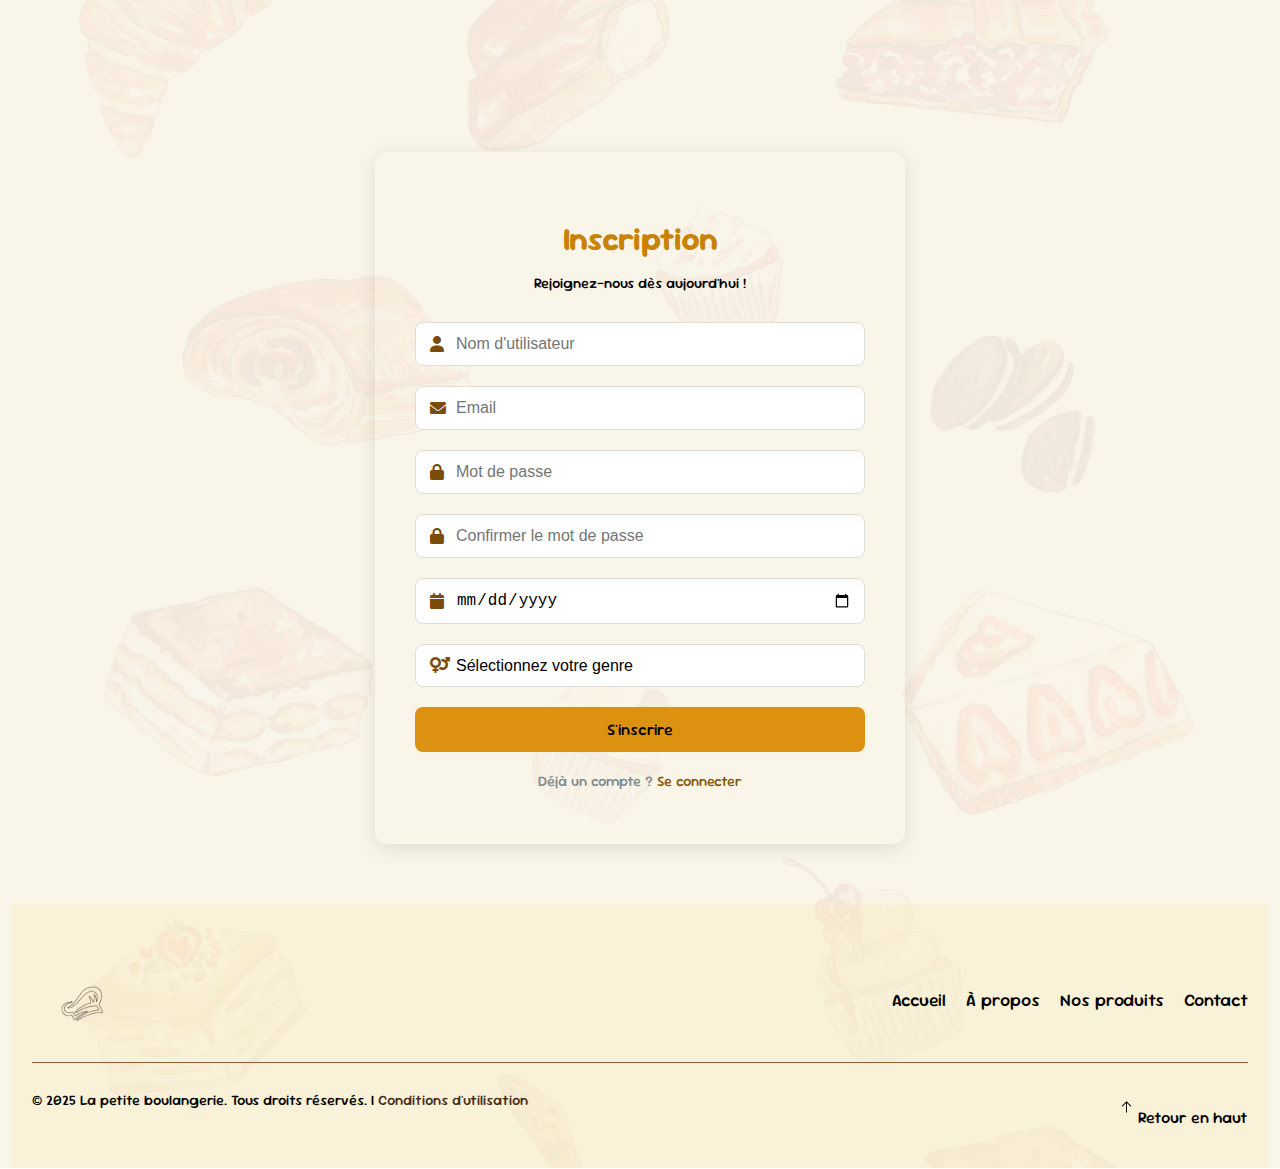
<file: Pages/Connexion_Us_&_Inscription/Page_Inscription/Inscription.html>
<!DOCTYPE html>
<html lang="fr">
<head>
    <meta charset="UTF-8">
    <meta name="viewport" content="width=device-width, initial-scale=1.0">
    <title>Inscription</title>
    <link rel="stylesheet" href="../Connexion_Us_&_Inscription_CSS/Inscription.css">
    <link rel="stylesheet" href="https://cdnjs.cloudflare.com/ajax/libs/font-awesome/6.0.0-beta3/css/all.min.css">
</head>
<body>
    <div class="auth-container">
        <div class="auth-form">
            <div class="auth-header">
                <h2>Inscription</h2>
                <p>Rejoignez-nous dès aujourd'hui !</p>
            </div>
            <form id="signup-form">
                <div class="input-group">
                    <div class="input-icon">
                        <i class="fas fa-user"></i>
                        <input type="text" id="username" name="username" placeholder="Nom d'utilisateur" required>
                    </div>
                </div>

        
                <div class="input-group">
                    <div class="input-icon">
                        <i class="fas fa-envelope"></i>
                        <input type="email" id="email" name="email" placeholder="Email" required>
                    </div>
                </div>

               
                <div class="input-group">
                    <div class="input-icon">
                        <i class="fas fa-lock"></i>
                        <input type="password" id="password" name="password" placeholder="Mot de passe" required>
                    </div>
                </div>

                <div class="input-group">
                    <div class="input-icon">
                        <i class="fas fa-lock"></i>
                        <input type="password" id="confirm-password" name="confirm-password" placeholder="Confirmer le mot de passe" required>
                    </div>
                </div>

             
                <div class="input-group">
                    <div class="input-icon">
                        <i class="fas fa-calendar"></i>
                        <input type="date" id="birthdate" name="birthdate" required>
                    </div>
                </div>

               
                <div class="input-group">
                    <div class="input-icon">
                        <i class="fas fa-venus-mars"></i>
                        <select id="gender" name="gender" required>
                            <option value="">Sélectionnez votre genre</option>
                            <option value="male">Homme</option>
                            <option value="female">Femme</option>
                        </select>
                    </div>
                </div>

                
                <button type="submit" class="auth-button">S'inscrire</button>
            </form>

            <p class="auth-link">Déjà un compte ? <a href="../Connexion.html">Se connecter</a></p>
        </div>
        <div class="loading-overlay" id="loading-overlay">
            <div class="loading-spinner"></div>
        </div>
    </div>
    <footer class="footer">
        <div class="footer-top">
            <div class="footer-column logo">
                <img src="../../Nos_Produits/Animation_&_System_JS/Images_For_JS_Animations/Logo_Bakery_Mini.png" alt="Logo" class="footer-logo logo" />
            </div>
            <div class="footer-column quick-links">
                <ul class="quick-links-row">
                    <li><a href="../../index.html">Accueil</a></li>
                    <li><a href="#">À propos</a></li>
                    <li><a href="./Nos_Produits.html">Nos produits</a></li>
                    <li><a href="../Contact_Us/Contact_Us.html">Contact</a></li>
                </ul>
            </div>
        </div>
        <hr class="footer-divider" />
        <div class="footer-bottom">
            <div class="footer-bottom-left">
                <p>
                    © 2025 La petite boulangerie. Tous droits réservés. |
                    <a href="#">Conditions d'utilisation</a>
                </p>
            </div>
            <div class="footer-bottom-right">
                <a href="#top" class="back-to-top">
                    <svg class="arrow" xmlns="http://www.w3.org/2000/svg" width="32" height="32" fill="#000000" viewBox="0 0 256 256">
                        <path d="M205.66,117.66a8,8,0,0,1-11.32,0L136,59.31V216a8,8,0,0,1-16,0V59.31L61.66,117.66a8,8,0,0,1-11.32-11.32l72-72a8,8,0,0,1,11.32,0l72,72A8,8,0,0,1,205.66,117.66Z"></path>
                    </svg>
                    Retour en haut
                </a>
            </div>
        </div>
    </footer>
    <script src="../Connexion_Us_&_Inscription_JSS/Inscription.js"></script>
</body>
</html>
</file>
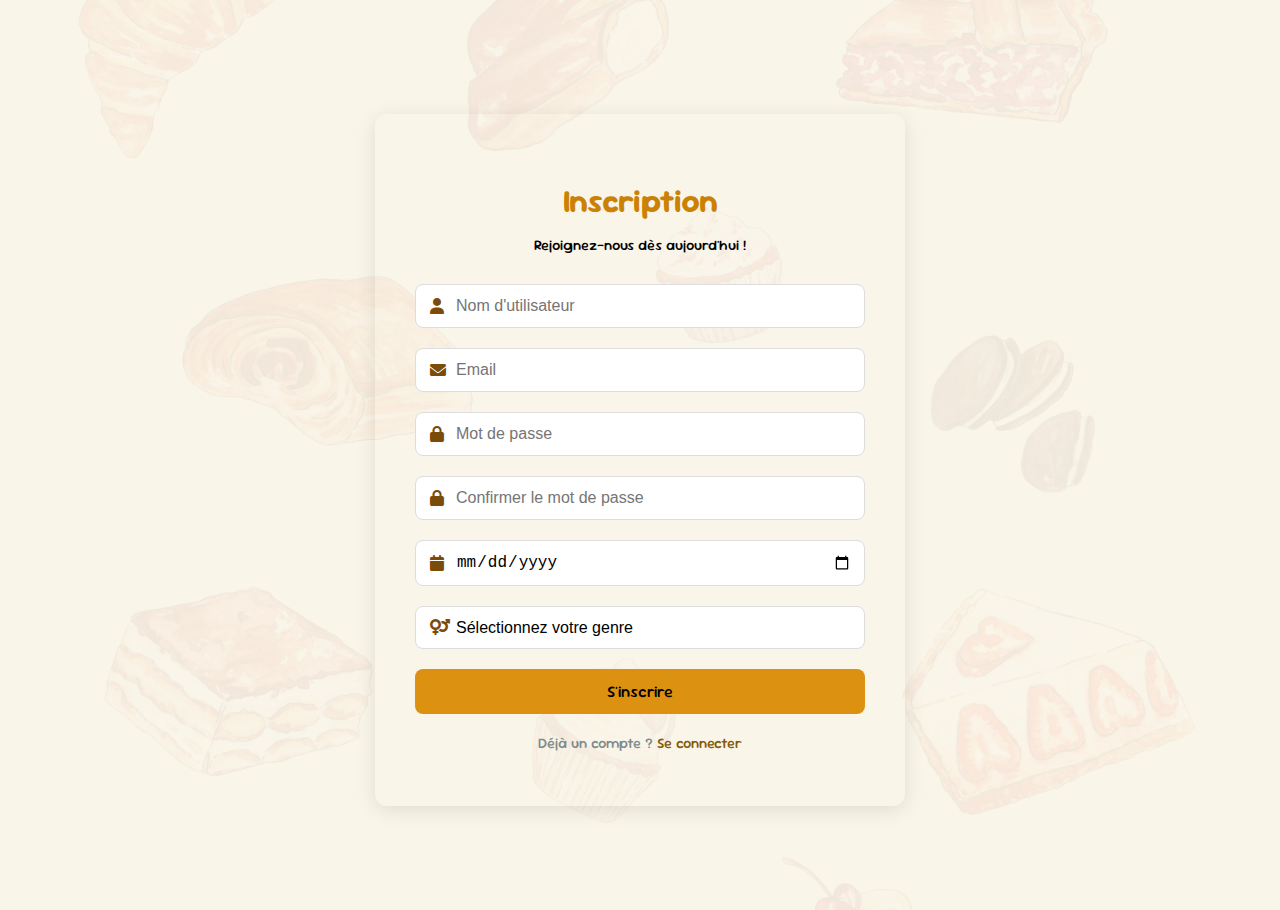
<file: Pages/Contacts_Us_&_Inscription/Page_Inscription/Inscription.html>
<!DOCTYPE html>
<html lang="fr">
<head>
    <meta charset="UTF-8">
    <meta name="viewport" content="width=device-width, initial-scale=1.0">
    <title>Inscription</title>
    <link rel="stylesheet" href="../Connexion_Us_&_Inscription_CSS/Inscription.css">
    <link rel="stylesheet" href="https://cdnjs.cloudflare.com/ajax/libs/font-awesome/6.0.0-beta3/css/all.min.css">
</head>
<body>
    <div class="auth-container">
        <div class="auth-form">
            <div class="auth-header">
                <h2>Inscription</h2>
                <p>Rejoignez-nous dès aujourd'hui !</p>
            </div>
            <form id="signup-form">
                <!-- Nom d'utilisateur -->
                <div class="input-group">
                    <div class="input-icon">
                        <i class="fas fa-user"></i>
                        <input type="text" id="username" name="username" placeholder="Nom d'utilisateur" required>
                    </div>
                </div>

                <!-- Email -->
                <div class="input-group">
                    <div class="input-icon">
                        <i class="fas fa-envelope"></i>
                        <input type="email" id="email" name="email" placeholder="Email" required>
                    </div>
                </div>

                <!-- Mot de passe -->
                <div class="input-group">
                    <div class="input-icon">
                        <i class="fas fa-lock"></i>
                        <input type="password" id="password" name="password" placeholder="Mot de passe" required>
                    </div>
                </div>

                <!-- Confirmation du mot de passe -->
                <div class="input-group">
                    <div class="input-icon">
                        <i class="fas fa-lock"></i>
                        <input type="password" id="confirm-password" name="confirm-password" placeholder="Confirmer le mot de passe" required>
                    </div>
                </div>

                <!-- Date de naissance -->
                <div class="input-group">
                    <div class="input-icon">
                        <i class="fas fa-calendar"></i>
                        <input type="date" id="birthdate" name="birthdate" required>
                    </div>
                </div>

                <!-- Genre -->
                <div class="input-group">
                    <div class="input-icon">
                        <i class="fas fa-venus-mars"></i>
                        <select id="gender" name="gender" required>
                            <option value="">Sélectionnez votre genre</option>
                            <option value="male">Homme</option>
                            <option value="female">Femme</option>
                        </select>
                    </div>
                </div>

                <!-- Bouton d'inscription -->
                <button type="submit" class="auth-button">S'inscrire</button>
            </form>

            <p class="auth-link">Déjà un compte ? <a href="../Connexion.html">Se connecter</a></p>
        </div>
        <div class="loading-overlay" id="loading-overlay">
            <div class="loading-spinner"></div>
        </div>
    </div>

    <script src="../Connexion_Us_&_Inscription_JSS/Inscription.js"></script>
</body>
</html>
</file>
<file: Pages/Connexion_Us_&_Inscription/Connexion_Us_&_Inscription_CSS/Connexion.css>
/* --- Designed_By_Amine_Balla --- */
/* --- Redesigned_By_Jihad_laglil --- */

@import url('https://fonts.googleapis.com/css2?family=Courgette&family=Pacifico&family=Roboto+Slab:wght@100..900&family=Sour+Gummy:ital,wght@0,100..900;1,100..900&display=swap');


body {
    
    font-family: "Sour Gummy", sans-serif;
    background-image: url("../Images_Connexion_Us_&_Inscription_CSS/background.png");
    background-size: cover;
    background-position: center;
    background-repeat: no-repeat repeat;
    height: 100vh;
    padding-top: 50px;
    display: flex;
    flex-direction: column;
    justify-content: center;
    align-items: center;
    margin: 0 20px;
    color: #333;
}


.auth-container {
    border-radius: 12px;
    box-shadow: 0 4px 20px rgba(0, 0, 0, 0.1);
    padding: 40px;
    width: 100%;
    max-width: 450px;
    text-align: center;
}

.auth-header {
    margin-bottom: 30px;
}

.auth-header h2 {
    font-size: 2rem;
    color: #ca8205;
    margin-bottom: 10px;
}

.auth-header p {
    color: #000000;
    font-size: 24px;
}

.input-group {
    margin-bottom: 20px;
}

.input-icon {
    position: relative;
    display: flex;
    align-items: center;
}

.input-icon i {
    position: absolute;
    left: 15px;
    color: #7a4b09;
    font-size: 1rem;
}

.input-icon input {
    width: 100%;
    padding: 12px 12px 12px 40px;
    border: 1px solid #ddd;
    border-radius: 8px;
    font-size: 1rem;
    color: #000000;
    transition: border-color 0.3s ease, box-shadow 0.3s ease;
}

.input-icon input:focus {
    border-color: #f9b924;
    box-shadow: 0 0 8px rgba(52, 152, 219, 0.2);
    outline: none;
}


.auth-button {
    background-size: cover;
    background-position: center;
    background-repeat: no-repeat repeat;
    padding-top: 10px;
    font-family: "Sour Gummy", serif;
    font-optical-sizing: auto;
    font-weight: 500;
    font-style: normal;
    font-variation-settings:
        "wdth" 100;
    width: 100%;
    padding: 12px;
    background: #dc9110;
    color: rgb(0, 0, 0);
    border: none;
    border-radius: 8px;
    font-size: 1rem;
    cursor: pointer;
    transition: background 0.3s ease;
}

.auth-button:hover {
    background: #eeb451;
}
.auth-link {
    margin-top: 20px;
    color: #7f8c8d;
    font-size: 0.9rem;
}

.auth-link a {
    color: #845a06;
    text-decoration: none;
    transition: color 0.3s ease;
}

.auth-link a:hover {
    color: #ffc61a;
}



/* --- Footer_Redesigned_By_Jihad_Laglil--- */
.footer {

    font-family: "Sour Gummy", serif;
    font-optical-sizing: auto;
    font-weight: 500;
    font-style: normal;
    font-variation-settings: "wdth" 100;
    background-color: #f8ebbf68;
    color: #000000;
    padding: 40px 20px;
    width: 95%;
    text-align: center;
    position: relative;
    margin-top: 60px;
    
}

.footer-top {
    display: flex;
    justify-content: space-between;
    align-items: center;
    flex-wrap: wrap;
    
}

.footer-column {
    flex: 1;
    min-width: 150px;
}

.footer-column.logo {
    flex: 2;
    max-width: 40%;
    display: flex;
    align-items: flex-start;
    justify-content: flex-start;
    padding-top: 10px;
}

.footer-column h3 {
    text-shadow: 2px 2px 5px rgba(15, 14, 14, 0.234);
    margin-bottom: 15px;
    font-size: 1.5em;
    color: #36270c;
}

.footer-column ul {
    list-style: none;
    padding: 0;
    margin: 0;
    display: flex;
    justify-content: flex-end;
}

.footer-column ul.quick-links-row {
    display: flex;
    gap: 20px;
}

.footer-column ul li {
    margin-bottom: 0;
}

.footer-column ul li a {
    color: #000000;
    text-decoration: none;
    font-size: 1.1em;
    transition: color 0.3s ease;
}

.footer-column ul li a:hover {
    color: #ff9900;
}

.footer-logo {
    max-width: 100px;
    height: 100px;
}

.footer-divider {
    border: 0;
    height: 1px;
    background-color: #8b5e34;
    /* margin: 20px 0; */
}

.footer-bottom {
    display: flex;
    justify-content: space-between;
    align-items: center;
    flex-wrap: wrap;
}

.footer-bottom-left p {
    font-size: 0.9em;
    color: #000000;
}

.footer-bottom-left a {
    color: #4a2c1a;
    text-decoration: none;
}

.footer-bottom-left a:hover {
    color: #000000;
}

.arrow {
    padding-top: 20px;
    width: 15px;
}

.arrow:hover {
    color: #4a2c1a;
}

.back-to-top {
    color: #000000;
    text-decoration: none;
    font-size: 1em;
    transition: color 0.3s ease;
}

.back-to-top i {
    margin-right: 5px;
}

.back-to-top:hover {
    color: #4a2c1a;
}

@media (max-width: 768px) {
    .footer-column {
        flex: 100%;
        margin-bottom: 20px;
    }

    .footer-column.logo {
        max-width: 100%;
        flex: 100%;
        padding-top: 0;
        justify-content: center;
    }

    .footer-column ul.quick-links-row {
        justify-content: center;
        flex-wrap: wrap;
    }

    .footer-column h3 {
        font-size: 1.3em;
    }

    .footer-column ul li a {
        font-size: 1em;
    }

    .footer-bottom {
        flex-direction: column;
        text-align: center;
    }

    .footer-bottom-right {
        margin-top: 10px;
    }
}
</file>
<file: Pages/Contact_Us/Design_CSS_&_Background/Contact_Us.css>
@import url('https://fonts.googleapis.com/css2?family=Courgette&family=Pacifico&family=Roboto+Slab:wght@100..900&family=Sour+Gummy:ital,wght@0,100..900;1,100..900&display=swap');

body {
    margin: -20px 20px;
    background-image: url("./background.png");
    background-size: cover;
    background-position: center;
    background-repeat: no-repeat;
    height: 100vh;
    font-family: "Sour Gummy", serif;
    display: flex;
    flex-direction: column;
    align-items: center;
    padding: 10px;
}

.container {
    margin: 30px auto;
    display: flex;
    flex-direction: row;
    width: 80%;
    max-width: 900px;
    background-image: url("../../Landing_Page/Landing_Page_Images/Background_Css_Images/team_background.png");
    background-size: cover;
    box-shadow: 5px 5px 15px rgba(0, 0, 0, 0.2);
    border-radius: 10px;
    border: 1px solid #000000;
    padding: 20px;
}


.contact-form {
    flex: 1;
    padding: 20px;
}

.contact-form h2 {
    text-shadow: 2px 2px 5px rgba(0, 0, 0, 0.3);
    color: #7d4b0f;
    margin-bottom: 10px;
    text-align: center;
}

.contact-form input,
.contact-form textarea {
    width: 100%;
    padding: 10px;
    margin: 10px 0;
    border: 1px solid #000000;
    border-radius: 5px;
}

.contact-form button {
    font-family: "Sour Gummy", serif;
    background: #f9ca5c;
    color: rgb(0, 0, 0);
    padding: 10px 15px;
    border: 1px solid #000000;
    border-radius: 5px;
    cursor: pointer;
    width: 100%;
}

.contact-form button:hover {
    background: #f6cd6e;
}


.info-grid {
    flex: 1;
    display: grid;
    grid-template-columns: repeat(2, 1fr);
    gap: 10px;
    padding: 20px;
}

.info-box {
    text-align: center;
    align-items: center;
    justify-content: center;
    background: #f6a73f66;
    color: rgb(0, 0, 0);
    padding: 50px;
    text-align: center;
    border-radius: 5px;
}


@media (max-width: 768px) {
    .container {
        flex-direction: column;
        width: 90%;
    }

    .info-grid {
        grid-template-columns: 1fr;
    }

    .info-box {
        padding: 15px;
    }
}
</file>
<file: Pages/Contact_Us/Design_CSS_&_Background/Navigation_Bar_&_Footer.css>
/* ---- Designer_Par_Hossame_Eddine_Aberaich ---  */
* {
    box-sizing: border-box;
    margin: 0;
    padding: 0;
}

*::selection {
    background-color: rgb(207, 170, 101);
}

.logo::selection {
    background-color: rgba(240, 248, 255, 0);
}

header {
    position: sticky;
    top: 0;
    z-index: 999;
    width: 100%;
    font-weight: 600;
}

.navbar,
.navbar-sticky {
    background-color: #ffffff;
    font-size: 1.2rem;
    display: flex;
    justify-content: space-between;
    align-items: center;
    width: 100%;
    height: 96px;
    padding: 0px 2.5%;
    padding-top: 6px;
    max-width: 100%;
    position: absolute;
    top: 0;
    left: 0;
    transition: opacity 1s ease, transform 1s ease;
}

.navbar {
    opacity: 1;
    transform: translateY(0);
}

.navbar-sticky {
    opacity: 0;
    transform: translateY(-100%);
}


.navbar.scrolled {
    opacity: 0;
    transform: translateY(-100%);
}

.navbar-sticky.scrolled {
    box-shadow: 0px 10px 25px 0px rgba(0, 0, 0, 0.1);
    top: 0;
    background-color: #f7f0eb;
    height: 70px;
    opacity: 1;
    transform: translateY(0);
    z-index: 2;
}

.links {
    display: flex;
    gap: 1.8rem;
}

li,
a {
    color: #010101;
    text-decoration: none;
    list-style: none;
}

a:hover {
    color: rgb(220, 143, 0);
}

.nav-center {
    margin-top: -10px;
    margin-left: -140px;
    
    flex: auto;
    display: flex;
    justify-content: center;
    align-items: center;
    padding-top: 70px;
    position: relative;
    pointer-events: none;
}

.half-circle {
    transform: translateX(-50%);
    margin-right: -380px;
    width: 280px;
    height: 120px;
    background-color: white;
    border-bottom-left-radius: 500px;
    border-bottom-right-radius: 500px;

    transition: opacity 0.8s ease-in-out, visibility 0.8s ease-in-out;
}

.half-circle.scrolled {
    opacity: 0;
    visibility: hidden;
}

.nav-center.mini {
    padding-top: 0px;
}

.nav-logo-full {
    margin-right: -15px;
    width: 220px;
}

.nav-logo-mini {
    justify-content: center;
    align-items: center;
    width: 120px;
}

.nav-right {
    display: flex;
    align-items: center;
    gap: 1rem;
}

.action_btn {
    font-family: "Sour Gummy", serif;
    background-color: #f0ab7a;
    color: #000000;
    padding: 0.5rem 1rem;
    border: none;
    border-radius: 20px;
    font-size: 1.2rem;
    cursor: pointer;
}

.action_btn:hover {
    background-color: rgb(163, 152, 130);
    color: #f7f0eb;
}

.nav-icon svg {
    width: 24px;
    height: 24px;
    fill: #000000;
}

.nav-icon:hover svg {
    fill: rgb(255, 169, 8);
}

.toggle svg {
    display: none;
    fill: #594a47;
}

.toggle:hover svg {
    fill: rgb(0, 0, 0);
    cursor: pointer;
}

.dropdown_menu {
    position: absolute;
    left: 4rem;
    top: 70px;
    width: 90%;
    max-width: 300px;
    padding: 0.5rem;
    background-color: #e1dad747;
    backdrop-filter: blur(5px);
    border-radius: 10px;
    overflow: hidden;
    opacity: 0;
    height: 0;
    visibility: hidden;
    transition: opacity 1s ease, height 1s ease, visibility 0s linear 1s;
}

.dropdown_menu.open {
    opacity: 1;
    visibility: visible;
    height: 300px;
    transition: opacity 1s ease, height 1s ease;
}

.dropdown_menu li {
    padding: 0.7rem;
    display: flex;
    align-items: center;
    justify-content: center;
}

.dropdown_menu .action_btn {
    width: 100%;
    display: flex;
    justify-content: center;
}

@media (max-width: 768px) {
body{
    margin-top: -130px;
}
    .nav-left,
    .notcart {
        display: none;
    }

    .nav-center {
        display: flex;
        flex: auto;
        margin-left: -90px;
    }
    .nav-logo-full {
        width: 200px;
        margin-right: -90px;
    }
    .half-circle {
        transform: translateX(-50%);
        margin-right: -380px;
        margin-left: -90px;
        width: 190px;
        height: 90px;
        background-color: white;
        border-bottom-left-radius: 500px;
        border-bottom-right-radius: 500px;
    
        transition: opacity 0.8s ease-in-out, visibility 0.8s ease-in-out;
    }
    
    .half-circle.scrolled {
        opacity: 0;
        visibility: hidden;
    }
    
    .nav-logo-mini{
        margin-right: -90px;
    }
    .navbar,
    .navbar-sticky {
        height: 70px;
        padding: 0 5%;
    }

    .toggle svg {
        display: block;
        width: 28px;
        height: 28px;
    }

    .nav-right {
        display: flex;
        align-items: center;
        gap: 0;
    }

    .dropdown_menu {

        position: absolute;
        padding: 30px;
        top: 70px;
        left: 0;
        width: 100%;
        background: rgba(225, 218, 215, 0.9);
        backdrop-filter: blur(8px);
        border-radius: 0;
        padding: 10px 20px;
        opacity: 0;
        height: 0;
        visibility: hidden;
        transition: opacity 0.5s ease, height 0.5s ease;
    }

    .dropdown_menu.open {
        opacity: 1;
        visibility: visible;
        height: auto;
    }

    .dropdown_menu li {
        padding: 10px;
        text-align: center;
    }
}

/* ------ Footer ---- */

.footer {
    width: 100%;
    background-color: #f8ebbf68;
    color: #000000;
    margin: 0;
    padding: 40px 20px;
    font-weight: 500;
}

.footer-top {
    display: flex;
    justify-content: space-between;
    flex-wrap: wrap;
    margin-bottom: 20px;
}

.footer-column {
    flex: 1;
    min-width: 150px;
    padding: 0 15px;
}

.footer-column.logo {
    flex: 2;
    max-width: 40%;
    display: flex;
    align-items: flex-start;
    justify-content: center;
    padding-top: 10px;
}

.footer-column h3 {
    text-shadow: 2px 2px 5px rgba(15, 14, 14, 0.234);
    margin-bottom: 15px;
    font-size: 1.5em;
    color: #36270c;
}

.footer-column ul {
    list-style: none;
}

.footer-column ul li {
    margin-bottom: 12px;
}

.footer-column ul li a {
    color: #000000;
    text-decoration: none;
    font-size: 1.1em;
    transition: color 0.3s ease;
}

.footer-column ul li a:hover {
    color: #ff9900;
}

.footer-logo {
    max-width: 200px;
    height: auto;
}

.footer-divider {
    border: 0;
    height: 1px;
    background-color: #8b5e34;
    margin: 20px 0;
}

.footer-bottom {
    display: flex;
    justify-content: space-between;
    align-items: center;
    flex-wrap: wrap;
}

.footer-bottom-left p {
    font-size: 0.9em;
    color: #000000;
}

.footer-bottom-left a {
    color: #4a2c1a;
    text-decoration: none;
}

.footer-bottom-left a:hover {
    color: #000000;
}

.arrow {
    padding-top: 20px;
    width: 15px;
}

.arrow:hover {
    color: #4a2c1a;
}

.back-to-top {
    color: #000000;
    text-decoration: none;
    font-size: 1em;
    transition: color 0.3s ease;
}

.back-to-top i {
    margin-right: 5px;
}

.back-to-top:hover {
    color: #4a2c1a;
}

@media (max-width: 768px) {
    .footer-column {
        flex: 100%;
        margin-bottom: 20px;
    }

    .footer-column.logo {
        max-width: 100%;
        flex: 100%;
        padding-top: 0;
    }

    .footer-column h3 {
        font-size: 1.3em;
    }

    .footer-column ul li a {
        font-size: 1em;
    }

    .footer-bottom {
        flex-direction: column;
        text-align: center;
    }

    .footer-bottom-right {
        margin-top: 10px;
    }
}
</file>
<file: Pages/Contacts_Us_&_Inscription/Connexion_Us_&_Inscription_CSS/Connexion.css>
/* --- Designed_By_Amine_Balla --- */
/* --- Redesigned_By_Jihad_laglil --- */

@import url('https://fonts.googleapis.com/css2?family=Courgette&family=Pacifico&family=Roboto+Slab:wght@100..900&family=Sour+Gummy:ital,wght@0,100..900;1,100..900&display=swap');

body {
    font-family: "Sour Gummy", sans-serif;
    background-image: url("../Images_Connexion_Us_&_Inscription_CSS/background.png");
    background-size: cover;
    background-position: center;
    background-repeat: no-repeat repeat;
    height: 100vh;
    padding-top: 10px;
    font-family: "Sour Gummy", serif;
    font-optical-sizing: auto;
    font-weight: 500;
    font-style: normal;
    font-variation-settings:
        "wdth" 100;
    display: flex;
    justify-content: center;
    align-items: center;
    height: 100vh;
    margin: 0;
    color: #333;
}

.auth-container {
    border-radius: 12px;
    box-shadow: 0 4px 20px rgba(0, 0, 0, 0.1);
    padding: 40px;
    width: 100%;
    max-width: 450px;
    text-align: center;
}

.auth-header {
    margin-bottom: 30px;
}

.auth-header h2 {
    font-size: 2rem;
    color: #ca8205;
    margin-bottom: 10px;
}

.auth-header p {
    color: #000000;
    font-size: 24px;
}

.input-group {
    margin-bottom: 20px;
}

.input-icon {
    position: relative;
    display: flex;
    align-items: center;
}

.input-icon i {
    position: absolute;
    left: 15px;
    color: #7a4b09;
    font-size: 1rem;
}

.input-icon input {
    width: 100%;
    padding: 12px 12px 12px 40px;
    border: 1px solid #ddd;
    border-radius: 8px;
    font-size: 1rem;
    color: #000000;
    transition: border-color 0.3s ease, box-shadow 0.3s ease;
}

.input-icon input:focus {
    border-color: #f9b924;
    box-shadow: 0 0 8px rgba(52, 152, 219, 0.2);
    outline: none;
}


.auth-button {
    background-size: cover;
    background-position: center;
    background-repeat: no-repeat repeat;
    padding-top: 10px;
    font-family: "Sour Gummy", serif;
    font-optical-sizing: auto;
    font-weight: 500;
    font-style: normal;
    font-variation-settings:
        "wdth" 100;
    width: 100%;
    padding: 12px;
    background: #dc9110;
    color: rgb(0, 0, 0);
    border: none;
    border-radius: 8px;
    font-size: 1rem;
    cursor: pointer;
    transition: background 0.3s ease;
}

.auth-button:hover {
    background: #eeb451;
}
.auth-link {
    margin-top: 20px;
    color: #7f8c8d;
    font-size: 0.9rem;
}

.auth-link a {
    color: #845a06;
    text-decoration: none;
    transition: color 0.3s ease;
}

.auth-link a:hover {
    color: #ffc61a;
}
</file>
<file: Pages/Nos_Produits/Design_CSS/Global_Nos_Produits.css>
@import url('https://fonts.googleapis.com/css2?family=Courgette&family=Pacifico&family=Roboto+Slab:wght@100..900&family=Sour+Gummy:ital,wght@0,100..900;1,100..900&display=swap');

body {

    display: flex;
    flex-direction: column;
    align-items: center;
    /* --- Fonts --- */
    font-family: "Sour Gummy", serif;
    font-optical-sizing: auto;
    font-weight: 500;
    font-style: normal;
    font-variation-settings: "wdth" 100;
}



li {
    padding: 15px 20px;
    cursor: pointer;
    transition: background 0.3s;
}

.category-nav {
    height: 70px;
    background: rgba(255, 255, 255, 0);
    backdrop-filter: blur(30px);
    -webkit-backdrop-filter: blur(5px);
    padding: 10px;
    box-shadow: 0 4px 6px rgba(0, 0, 0, 0.052);
    position: sticky;
    top: 95px;
    z-index: 999;
    width: 100%;

}

.category-nav.sticky {
    position: fixed;
    top: 0;
    width: 100%;
    z-index: 1000;
}

.nav-list {
    list-style-type: none;
    margin: 0;
    padding: 0;
    display: flex;
    justify-content: center;
    gap: 15px;
}

.nav-list li {
    margin: 0;
}

.nav-list a {
    text-decoration: none;
    color: #5C4033;
    font-weight: 500;
    font-size: 1.1rem;
    padding: 8px 20px;
    background: rgba(255, 255, 255, 0.5);
    border-radius: 25px;
    transition: background 0.3s ease, color 0.3s ease;
    box-shadow: 0 2px 4px rgba(0, 0, 0, 0.1);
}

.nav-list a:hover {
    background: rgba(255, 255, 255, 0.8);
    color: #3C2F2F;
}

.content {
    padding: 20px;
    margin: 30px;
}

@media (max-width: 768px) {
    .nav-list {
        display: flex;
        align-items: center;
        justify-content: center;
        margin-top: -10px;
        user-select: none;
        overflow-x: auto;
        scrollbar-width: none;
        -ms-overflow-style: none;
        scrollbar-color: #5C4033 rgba(255, 255, 255, 0.5);
        -webkit-overflow-scrolling: touch;
        white-space: nowrap;
        justify-content: flex-start;
        padding: 10px
    }

    .nav-list::-webkit-scrollbar {
        height: 8px;
    }

    .nav-list::-webkit-scrollbar-thumb {
        background-color: #5C4033;
        border-radius: 4px;
    }

    .nav-list::-webkit-scrollbar-track {
        background-color: rgba(255, 255, 255, 0.5);
    }

    .nav-list li {
        flex: 0 0 auto;
    }

    .nav-list a {
        font-size: 1rem;
        padding: 8px 15px;
    }
}


/* ---- Designer_Par_Hossame_Eddine_Aberaich ---  */
* {
    box-sizing: border-box;
    margin: 0;
    padding: 0;
}

*::selection {
    background-color: rgb(207, 170, 101);
}

.logo::selection {
    background-color: rgba(240, 248, 255, 0);
}

header {
    position: sticky;
    top: 0;
    width: 100%;
    padding: auto;
    margin: 0 20px;
    font-weight: 600;
    z-index: 9999;
    margin-top: -20px;

}

.navbar,
.navbar-sticky {
    background-color: #ffffff;
    backdrop-filter: blur(10px);
    font-size: 1.2rem;
    display: flex;
    justify-content: center;
    align-items: center;
    width: 98%;
    margin: 20px;
    height: 96px;
    box-shadow: 0 4px 6px rgba(0, 0, 0, 0.1);
    transform: translateY(-100%);
    transition: transform 0.3s ease-in-out;
    position: fixed;
    z-index: 9999;
    margin-right: 20px;


}

.nav-right {
    display: flex;
    align-items: center;
    gap: 1rem;
    margin: 20px;
}

.navbar {
    margin: 20px;
    opacity: 1;
    transform: translateY(0);
}

.navbar-sticky {
    opacity: 0;
    transform: translateY(-100%);
}


.navbar.scrolled {

    opacity: 0;
    transform: translateY(-100%);
}

.navbar-sticky.scrolled {
    margin-top: -5px;
    box-shadow: 0px 10px 25px 0px rgba(0, 0, 0, 0.1);
    top: 0;
    background-color: #f7f0eb;
    height: 70px;
    opacity: 1;
    transform: translateY(0);
    z-index: 2;
}

.links {
    display: flex;

}

li,
a {
    color: #010101;
    text-decoration: none;
    list-style: none;
}

a:hover {
    color: rgb(220, 143, 0);
}

.nav-center {
    margin-top: -10px;
    margin-left: -140px;
    flex: auto;
    display: flex;
    justify-content: center;
    align-items: center;
    position: relative;
    pointer-events: none;
}


.nav-center.mini {
    padding-top: 0px;
}

.nav-logo-full {
    display: flex;
    align-items: center;
    justify-content: center;
    width: 200px;
    margin-left: -50px;
}

.nav-logo-mini {
    margin-left: -50px;
    align-items: center;
    justify-content: center;
    width: 120px;
}



.action_btn {
    font-family: "Sour Gummy", serif;
    background-color: #f0ab7a;
    color: #000000;
    padding: 0.5rem 1rem;
    border: none;
    border-radius: 20px;
    font-size: 1.2rem;
    cursor: pointer;
}

.action_btn:hover {
    background-color: rgb(163, 152, 130);
    color: #f7f0eb;
}

.nav-icon svg {
    width: 24px;
    height: 24px;
    fill: #000000;
}

.nav-icon:hover svg {
    fill: rgb(255, 169, 8);
}

.toggle svg {
    display: none;
    fill: #594a47;
}

.toggle:hover svg {
    fill: rgb(0, 0, 0);
    cursor: pointer;
}

.dropdown_menu {
    position: absolute;
    left: 4rem;
    top: 70px;
    width: 90%;
    max-width: 300px;
    padding: 0.5rem;
    background-color: #e1dad747;
    backdrop-filter: blur(5px);
    border-radius: 10px;
    overflow: hidden;
    opacity: 0;
    height: 0;
    visibility: hidden;
    transition: opacity 1s ease, height 1s ease, visibility 0s linear 1s;
}

.dropdown_menu.open {
    opacity: 1;
    visibility: visible;
    height: 300px;
    transition: opacity 1s ease, height 1s ease;
}

.dropdown_menu li {
    padding: 0.7rem;
    display: flex;
    align-items: center;
    justify-content: center;
}

.dropdown_menu .action_btn {
    width: 100%;
    display: flex;
    justify-content: center;
}

@media (max-width: 768px) {

    .nav-left,
    .notcart {
        display: none;
    }

    .nav-center {

        display: flex;
        flex: auto;

    }

    .nav-logo-full {
        align-items: center;
        justify-content: center;
        width: 120px;
        margin-right: -230px;
    }


    .nav-logo-mini {
        margin-right: -90px;
        align-items: center;
        justify-content: center;

    }

    .navbar,
    .navbar-sticky {

        width: 94%;
        height: 70px;
        padding: 0 5%;
    }

    .toggle svg {
        display: block;
        width: 28px;
        height: 28px;
    }

    .nav-right {
        display: flex;
        align-items: center;
        gap: 0;
        padding-right: 0px;
        margin-right: -5px;
    }

    .dropdown_menu {

        position: absolute;
        padding: 30px;
        top: 70px;
        left: 0;
        width: 100%;
        background: rgba(225, 218, 215, 0.9);
        backdrop-filter: blur(8px);
        border-radius: 0;
        padding: 10px 20px;
        opacity: 0;
        height: 0;
        visibility: hidden;
        transition: opacity 0.5s ease, height 0.5s ease;
    }

    .dropdown_menu.open {
        opacity: 1;
        visibility: visible;
        height: auto;
    }

    .dropdown_menu li {
        padding: 10px;
        text-align: center;
    }
}

/* ------ Footer ---- */

.footer {
    font-family: "Sour Gummy", serif;
    font-optical-sizing: auto;
    font-weight: 500;
    font-style: normal;
    font-variation-settings: "wdth" 100;
    margin: 20px;
    background-color: #f8ebbf68;
    color: #000000;
    padding: 40px 20px;
    font-weight: 500;
    width: 100%;
    font-family: 'Arial', sans-serif;
    text-align: center;
    position: relative;
    margin-top: auto;
}

.footer-top {
    display: flex;
    justify-content: space-between;
    flex-wrap: wrap;
    margin-bottom: 20px;

}

.footer-column {
    padding: 0px;
    font-family: "Sour Gummy", serif;
    font-optical-sizing: auto;
    font-weight: 500;
    font-style: normal;
    font-variation-settings: "wdth" 100;
    flex: 1;
    min-width: 150px;
}

.footer-column.logo {
    flex: 2;
    max-width: 40%;
    display: flex;
    align-items: flex-start;
    justify-content: center;
    padding-top: 10px;
}

.footer-column h3 {
    text-shadow: 2px 2px 5px rgba(15, 14, 14, 0.234);
    margin-bottom: 15px;
    font-size: 1.5em;
    color: #36270c;
}

.footer-column ul {

    font-variation-settings: "wdth" 100;
    list-style: none;
}

.footer-column ul li {
    padding: 0;
    margin-bottom: 12px;
}

.footer-column ul li a {
    color: #000000;
    text-decoration: none;
    font-size: 1.1em;
    transition: color 0.3s ease;
}

.footer-column ul li a:hover {
    color: #ff9900;
}

.footer-logo {
    max-width: 200px;
    height: auto;
}

.footer-divider {
    border: 0;
    height: 1px;
    background-color: #8b5e34;
    margin: 20px 0;
}

.footer-bottom {
    font-family: "Sour Gummy", serif;
    font-optical-sizing: auto;
    font-weight: 500;
    font-style: normal;
    font-variation-settings: "wdth" 100;
    display: flex;
    justify-content: space-between;
    align-items: center;
    flex-wrap: wrap;
}

.footer-bottom-left p {
    font-size: 0.9em;
    color: #000000;
}

.footer-bottom-left a {
    color: #4a2c1a;
    text-decoration: none;
}

.footer-bottom-left a:hover {
    color: #000000;
}

.arrow {
    padding-top: 20px;
    width: 15px;
}

.arrow:hover {
    color: #4a2c1a;
}

.back-to-top {
    color: #000000;
    text-decoration: none;
    font-size: 1em;
    transition: color 0.3s ease;
}

.back-to-top i {
    margin-right: 5px;
}

.back-to-top:hover {
    color: #4a2c1a;
}

@media (max-width: 768px) {
    .footer-column {
        flex: 100%;
        margin-bottom: 20px;
    }

    .footer-column.logo {
        max-width: 100%;
        flex: 100%;
        padding-top: 0;
    }

    .footer-column h3 {
        font-size: 1.3em;
    }

    .footer-column ul li a {
        font-size: 1em;
    }

    .footer-bottom {
        flex-direction: column;
        text-align: center;
    }

    .footer-bottom-right {
        margin-top: 10px;
    }
}
</file>
<file: Pages/Nos_Produits/Design_CSS/Nos_Produits.css>
* {
    margin: 0;
    padding: 0;
    box-sizing: border-box;
}

body {

    display: flex;
    flex-direction: column;
    justify-content: center;
    align-items: center;
    min-height: 100vh;
    background-image: url("./Background_CSS_Images/background.png");
    background-repeat: no-repeat;
    background-size: cover;
    background-position: center;
}

.title_subtitle {
    font-size: 18px;
    margin-top: 70px ;
    display: flex;
    flex-direction: column;
    align-items: center;
    text-align: center;
    margin-bottom: 60px;
}

h1 {
    text-shadow: 1px 0.5px 1px rgba(0, 0, 0, 0.5);
    color: #a9740a;
    font-family: "Pacifico", serif;
    font-optical-sizing: auto;
    font-weight: 100;
    font-style: bold;
    font-size: 60px;
    font-weight: 10px;
    padding-top: 3cm;
}


h4,
p {
    margin: 12px 0;
}
.container {
    display: flex;
    flex-wrap: wrap;
    gap: 20px;
    justify-content: center;
}

figure {
    background: white;
    padding: 15px;
    border-radius: 10px;
    box-shadow: 0 4px 8px rgba(0, 0, 0, 0.1);
    text-align: center;
    width: 250px;
}

.product-image {
    padding: 10px;
    width: 100%;
    border-radius: 30px;
}


figcaption {
    margin-top: 10px;
}

.tag {
    background: #FAD7A0;
    color: #6D4C41;
    padding: 5px 10px;
    border-radius: 20px;
    font-size: 14px;
}

.product-name {
    font-weight: bold;
    font-size: 18px;
    margin: 5px 0;
}

.price {
    color: #666;
    font-size: 16px;
}

.quantity-wrapper {
    display: flex;
    align-items: center;
    justify-content: center;
    gap: 10px;
    margin-top: 10px;
    flex-wrap: wrap;
}

.quantity-wrapper button {
    background-color: orange;
    border: none;
    color: white;
    padding: 8px 12px;
    cursor: pointer;
    font-size: 18px;
    border-radius: 5px;
}

.quantity-wrapper input {
    width: 40px;
    text-align: center;
    font-size: 16px;
}

.total-price {
    width: 100%;
    text-align: center;
    
    font-size: 18px;
    color: black;
    
    
}
.figure.show {
    opacity: 1;
}

.figure img {
    width: 100%;
    height: auto;
    display: block;
}

.card::before {
    content: "";
    position: absolute;
    top: 0;
    left: 0;
    right: 0;
    bottom: 0;
    background: rgba(0, 0, 0, 0.5); 
    transition: opacity 0.5s ease-out; 
    border-radius: 10px;
    z-index: 1;
}


.card.show::before {
    opacity: 1;
}


.figure.show {
    opacity: 1;
    transform: translateY(0);
    transition: transform 0.6s ease-out, opacity 0.6s ease-out;
}


.figure {
    transform: translateY(50px); 
    opacity: 0;
}


.produit.in-view {
    opacity: 1;
    transform: translateY(0); 
}


.figure .text-container, .figure .quantity-wrapper {
    position: relative;
    z-index: 2;
}



@media (max-width: 768px) {
    .container {
        grid-template-columns: 1fr;
        
    }

    .image {
        grid-column: span 1;
    }
}



#cart-bar {
    position: fixed;
    bottom: 20px;
    right: 20px;
    width: 300px;
    background: white;
    border-radius: 12px;
    box-shadow: 0 5px 15px rgba(0, 0, 0, 0.2);
    padding: 15px;
    text-align: center;
    transform: translateY(100px);
    opacity: 0;
    transition: transform 0.3s ease, opacity 0.3s ease;
}

#cart-bar.show {
    transform: translateY(0);
    opacity: 1;
}

#cart-bar h3 {
    margin-bottom: 10px;
    font-size: 18px;
}

#cart-items {
    list-style: none;
    padding: 0;
    max-height: 200px;
    overflow-y: auto;
}

#cart-items li {
    display: flex;
    align-items: center;
    justify-content: space-between;
    padding: 8px;
    border-bottom: 1px solid #ddd;
    font-size: 14px;
}

#cart-items img {
    width: 40px;
    height: 40px;
    border-radius: 5px;
    margin-right: 10px;
}

#cart-total {
    font-weight: bold;
    margin: 10px 0;
}

#checkout {
    background: orange;
    color: white;
    border: none;
    padding: 10px;
    border-radius: 5px;
    cursor: pointer;
    font-size: 16px;
    width: 100%;
}

#checkout:hover {
    background: darkorange;
}


.produit {
    background: white;
    border: 1px solid #ddd;
    border-radius: 10px;
    padding: 15px;
    margin: 10px;
    box-shadow: 0 4px 8px rgba(0, 0, 0, 0.1);
    transition: transform 0.3s ease;
}

.produit:hover {
    transform: translateY(-5px);
}

.produit img {
    width: 100%;
    height: 150px;
    object-fit: cover;
    border-radius: 10px;
}

.produit .details {
    text-align: center;
    margin-top: 10px;
}

.produit h3 {
    font-size: 18px;
    margin: 10px 0;
    color: #333;
}

.produit p {
    font-size: 14px;
    color: #666;
}

.produit .quantite {
    display: flex;
    justify-content: center;
    align-items: center;
    margin-top: 10px;
}

.produit .quantite button {
    background: orange;
    color: white;
    border: none;
    width: 30px;
    height: 30px;
    border-radius: 50%;
    cursor: pointer;
    font-size: 16px;
    transition: background 0.3s ease;
}

.produit .quantite button:hover {
    background: darkorange;
}

.produit .quantite input {
    width: 50px;
    text-align: center;
    margin: 0 10px;
    border: 1px solid #ddd;
    border-radius: 5px;
    padding: 5px;
}

#commander-form {
    position: fixed;
    top: 50%;
    left: 50%;
    transform: translate(-50%, -50%);
    background: white;
    padding: 20px;
    border-radius: 10px;
    box-shadow: 0 5px 15px rgba(0, 0, 0, 0.3);
    z-index: 1000;
    width: 350px;
    max-width: 90%;
}

#commander-form .form-header {
    display: flex;
    justify-content: space-between;
    align-items: center;
    margin-bottom: 15px;
}

#commander-form .form-header h3 {
    margin: 0;
    font-size: 20px;
    color: #333;
}

#commander-form .form-header button {
    background: none;
    border: none;
    font-size: 24px;
    cursor: pointer;
    color: #666;
    transition: color 0.3s ease;
}

#commander-form .form-header button:hover {
    color: #333;
}

#commander-form label {
    display: block;
    margin-bottom: 5px;
    font-weight: bold;
    color: #555;
}

#commander-form input {
    width: 100%;
    padding: 10px;
    margin-bottom: 15px;
    border: 1px solid #ddd;
    border-radius: 5px;
    font-size: 14px;
}

#commander-form input:focus {
    border-color: #007bff;
    outline: none;
}

#commander-form button[type="submit"] {
    width: 100%;
    padding: 10px;
    background: orange;
    color: white;
    border: none;
    border-radius: 5px;
    cursor: pointer;
    font-size: 16px;
    transition: background 0.3s ease;
}

#commander-form button[type="submit"]:hover {
    background: darkorange;
}
</file>
<file: Pages/Connexion_Us_&_Inscription/Connexion_Us_&_Inscription_CSS/Inscription.css>
@import url('https://fonts.googleapis.com/css2?family=Courgette&family=Pacifico&family=Roboto+Slab:wght@100..900&family=Sour+Gummy:ital,wght@0,100..900;1,100..900&display=swap');
body {
    font-family: "Sour Gummy", sans-serif;
    background-image: url("../Images_Connexion_Us_&_Inscription_CSS/background.png");
    background-size: cover;
    background-position: center;
    background-repeat: no-repeat repeat;
    height: 100vh;
    padding-top: 10px;
    font-family: "Sour Gummy", serif;
    font-optical-sizing: auto;
    font-weight: 500;
    font-style: normal;
    font-variation-settings:
        "wdth" 100;
    display: flex;
    justify-content: center;
    flex-direction: column;
    align-items: center;
    height: 100vh;
    margin: 0;
    color: #333;
}


.auth-container {
margin-top: 400px;
    border-radius: 12px;
    box-shadow: 0 4px 20px rgba(0, 0, 0, 0.1);
    padding: 40px;
    width: 100%;
    max-width: 450px;
    text-align: center;
}


.auth-header {
    margin-bottom: 30px;
}

.auth-header h2 {
    font-size: 2rem;
    color: #ca8205;
    margin-bottom: 10px;
}

.auth-header p {
    color: #000000;
    font-size: 0.9rem;
}


.input-group {
    margin-bottom: 20px;
}

.input-icon {
    position: relative;
    display: flex;
    align-items: center;
}

.input-icon i {
    position: absolute;
    left: 15px;
    color: #7a4b09;
    font-size: 1rem;
}

.input-icon input,
.input-icon select {
    width: 100%;
    padding: 12px 12px 12px 40px;
    border: 1px solid #ddd;
    border-radius: 8px;
    font-size: 1rem;
    color: #000000;
    transition: border-color 0.3s ease, box-shadow 0.3s ease;
}

.input-icon input:focus,
.input-icon select:focus {
    border-color: #f9b924;
    box-shadow: 0 0 8px rgba(52, 152, 219, 0.2);
    outline: none;
}

.input-icon select {
    appearance: none;
    background: white;
}


.auth-button {
    
    background-size: cover;
    background-position: center;
    background-repeat: no-repeat repeat;
    padding-top: 10px;
    font-family: "Sour Gummy", serif;
    font-optical-sizing: auto;
    font-weight: 500;
    font-style: normal;
    font-variation-settings:
        "wdth" 100;
    width: 100%;
    padding: 12px;
    background: #dc9110;
    color: rgb(0, 0, 0);
    border: none;
    border-radius: 8px;
    font-size: 1rem;
    cursor: pointer;
    transition: background 0.3s ease;
}

.auth-button:hover {
    background: #eeb451;
}


.auth-link {
    margin-top: 20px;
    color: #7f8c8d;
    font-size: 0.9rem;
}

.auth-link a {
    color: #845a06;
    text-decoration: none;
    transition: color 0.3s ease;
}

.auth-link a:hover {
    color: #ffc61a;
}


.loading-overlay {
    display: none; 
    position: fixed;
    top: 0;
    left: 0;
    width: 100%;
    height: 100%;
    background: rgba(255, 255, 255, 0.8);
    backdrop-filter: blur(5px);
    justify-content: center;
    align-items: center;
    z-index: 1000;
}

.loading-spinner {
    border: 4px solid #f3f3f3;
    border-top: 4px solid #e8a214;
    border-radius: 50%;
    width: 40px;
    height: 40px;
    animation: spin 1s linear infinite;
}

@keyframes spin {
    0% { transform: rotate(0deg); }
    100% { transform: rotate(360deg); }
}

/* --- Footer_Redesigned_By_Jihad_Laglil--- */
.footer {

    font-family: "Sour Gummy", serif;
    font-optical-sizing: auto;
    font-weight: 500;
    font-style: normal;
    font-variation-settings: "wdth" 100;
    background-color: #f8ebbf68;
    color: #000000;
    padding: 40px 20px;
    width: 95%;
    text-align: center;
    position: relative;
    margin-top: 60px;
    
}

.footer-top {
    display: flex;
    justify-content: space-between;
    align-items: center;
    flex-wrap: wrap;
    
}

.footer-column {
    flex: 1;
    min-width: 150px;
}

.footer-column.logo {
    flex: 2;
    max-width: 40%;
    display: flex;
    align-items: flex-start;
    justify-content: flex-start;
    padding-top: 10px;
}

.footer-column h3 {
    text-shadow: 2px 2px 5px rgba(15, 14, 14, 0.234);
    margin-bottom: 15px;
    font-size: 1.5em;
    color: #36270c;
}

.footer-column ul {
    list-style: none;
    padding: 0;
    margin: 0;
    display: flex;
    justify-content: flex-end;
}

.footer-column ul.quick-links-row {
    display: flex;
    gap: 20px;
}

.footer-column ul li {
    margin-bottom: 0;
}

.footer-column ul li a {
    color: #000000;
    text-decoration: none;
    font-size: 1.1em;
    transition: color 0.3s ease;
}

.footer-column ul li a:hover {
    color: #ff9900;
}

.footer-logo {
    max-width: 100px;
    height: 100px;
}

.footer-divider {
    border: 0;
    height: 1px;
    background-color: #8b5e34;
    /* margin: 20px 0; */
}

.footer-bottom {
    display: flex;
    justify-content: space-between;
    align-items: center;
    flex-wrap: wrap;
}

.footer-bottom-left p {
    font-size: 0.9em;
    color: #000000;
}

.footer-bottom-left a {
    color: #4a2c1a;
    text-decoration: none;
}

.footer-bottom-left a:hover {
    color: #000000;
}

.arrow {
    padding-top: 20px;
    width: 15px;
}

.arrow:hover {
    color: #4a2c1a;
}

.back-to-top {
    color: #000000;
    text-decoration: none;
    font-size: 1em;
    transition: color 0.3s ease;
}

.back-to-top i {
    margin-right: 5px;
}

.back-to-top:hover {
    color: #4a2c1a;
}

@media (max-width: 768px) {
    .footer-column {
        flex: 100%;
        margin-bottom: 20px;
    }

    .footer-column.logo {
        max-width: 100%;
        flex: 100%;
        padding-top: 0;
        justify-content: center;
    }

    .footer-column ul.quick-links-row {
        justify-content: center;
        flex-wrap: wrap;
    }

    .footer-column h3 {
        font-size: 1.3em;
    }

    .footer-column ul li a {
        font-size: 1em;
    }

    .footer-bottom {
        flex-direction: column;
        text-align: center;
    }

    .footer-bottom-right {
        margin-top: 10px;
    }
}
</file>
<file: Pages/Contacts_Us_&_Inscription/Connexion_Us_&_Inscription_CSS/Inscription.css>
@import url('https://fonts.googleapis.com/css2?family=Courgette&family=Pacifico&family=Roboto+Slab:wght@100..900&family=Sour+Gummy:ital,wght@0,100..900;1,100..900&display=swap');
body {
    font-family: "Sour Gummy", sans-serif;
    background-image: url("../Images_Connexion_Us_&_Inscription_CSS/background.png");
    background-size: cover;
    background-position: center;
    background-repeat: no-repeat repeat;
    height: 100vh;
    padding-top: 10px;
    font-family: "Sour Gummy", serif;
    font-optical-sizing: auto;
    font-weight: 500;
    font-style: normal;
    font-variation-settings:
        "wdth" 100;
    display: flex;
    justify-content: center;
    align-items: center;
    height: 100vh;
    margin: 0;
    color: #333;
}

/* --- Conteneur principal --- */
.auth-container {
    border-radius: 12px;
    box-shadow: 0 4px 20px rgba(0, 0, 0, 0.1);
    padding: 40px;
    width: 100%;
    max-width: 450px;
    text-align: center;
}

/* --- En-tête du formulaire --- */
.auth-header {
    margin-bottom: 30px;
}

.auth-header h2 {
    font-size: 2rem;
    color: #ca8205;
    margin-bottom: 10px;
}

.auth-header p {
    color: #000000;
    font-size: 0.9rem;
}

/* --- Groupe de champs --- */
.input-group {
    margin-bottom: 20px;
}

.input-icon {
    position: relative;
    display: flex;
    align-items: center;
}

.input-icon i {
    position: absolute;
    left: 15px;
    color: #7a4b09;
    font-size: 1rem;
}

.input-icon input,
.input-icon select {
    width: 100%;
    padding: 12px 12px 12px 40px;
    border: 1px solid #ddd;
    border-radius: 8px;
    font-size: 1rem;
    color: #000000;
    transition: border-color 0.3s ease, box-shadow 0.3s ease;
}

.input-icon input:focus,
.input-icon select:focus {
    border-color: #f9b924;
    box-shadow: 0 0 8px rgba(52, 152, 219, 0.2);
    outline: none;
}

.input-icon select {
    appearance: none;
    background: white;
}

/* --- Bouton d'inscription --- */
.auth-button {
    
    background-size: cover;
    background-position: center;
    background-repeat: no-repeat repeat;
    padding-top: 10px;
    font-family: "Sour Gummy", serif;
    font-optical-sizing: auto;
    font-weight: 500;
    font-style: normal;
    font-variation-settings:
        "wdth" 100;
    width: 100%;
    padding: 12px;
    background: #dc9110;
    color: rgb(0, 0, 0);
    border: none;
    border-radius: 8px;
    font-size: 1rem;
    cursor: pointer;
    transition: background 0.3s ease;
}

.auth-button:hover {
    background: #eeb451;
}

/* --- Lien de connexion --- */
.auth-link {
    margin-top: 20px;
    color: #7f8c8d;
    font-size: 0.9rem;
}

.auth-link a {
    color: #845a06;
    text-decoration: none;
    transition: color 0.3s ease;
}

.auth-link a:hover {
    color: #ffc61a;
}


.loading-overlay {
    display: none; 
    position: fixed;
    top: 0;
    left: 0;
    width: 100%;
    height: 100%;
    background: rgba(255, 255, 255, 0.8);
    backdrop-filter: blur(5px);
    justify-content: center;
    align-items: center;
    z-index: 1000;
}

.loading-spinner {
    border: 4px solid #f3f3f3;
    border-top: 4px solid #e8a214;
    border-radius: 50%;
    width: 40px;
    height: 40px;
    animation: spin 1s linear infinite;
}

@keyframes spin {
    0% { transform: rotate(0deg); }
    100% { transform: rotate(360deg); }
}
</file>
